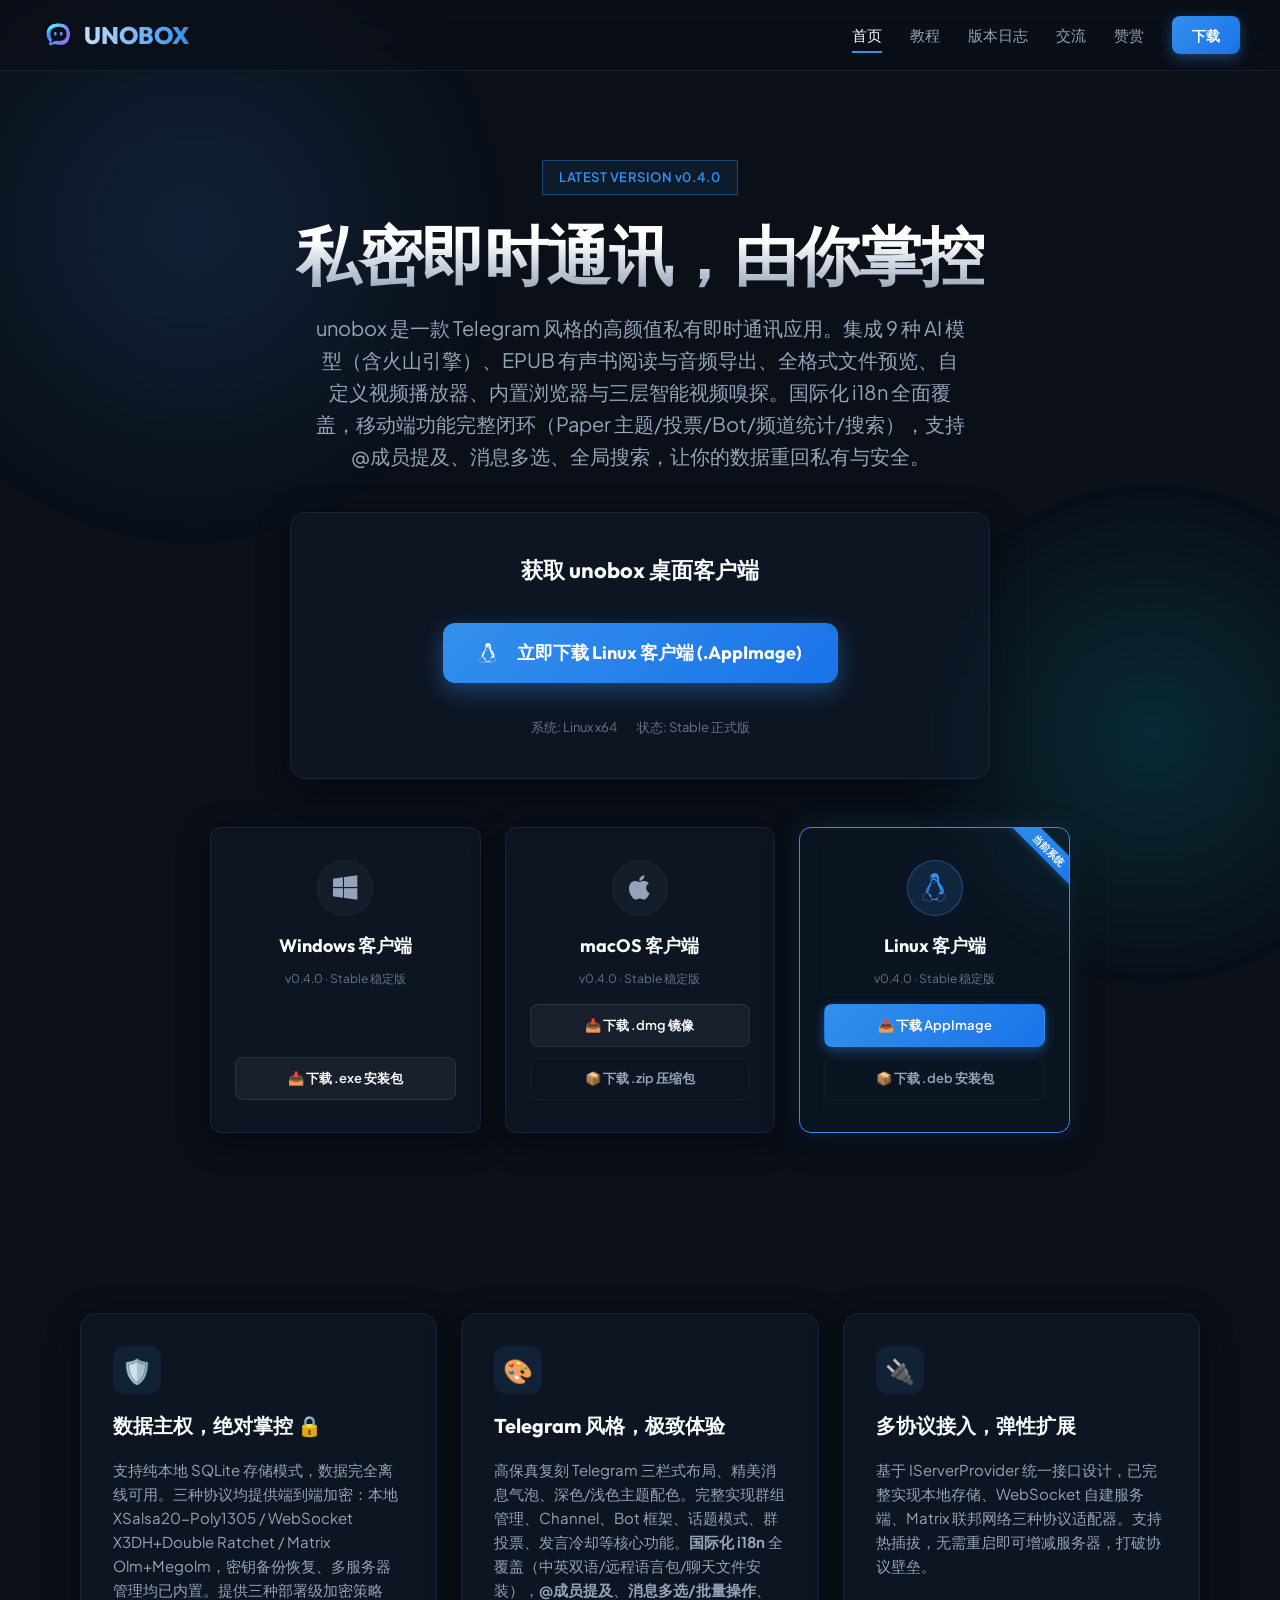
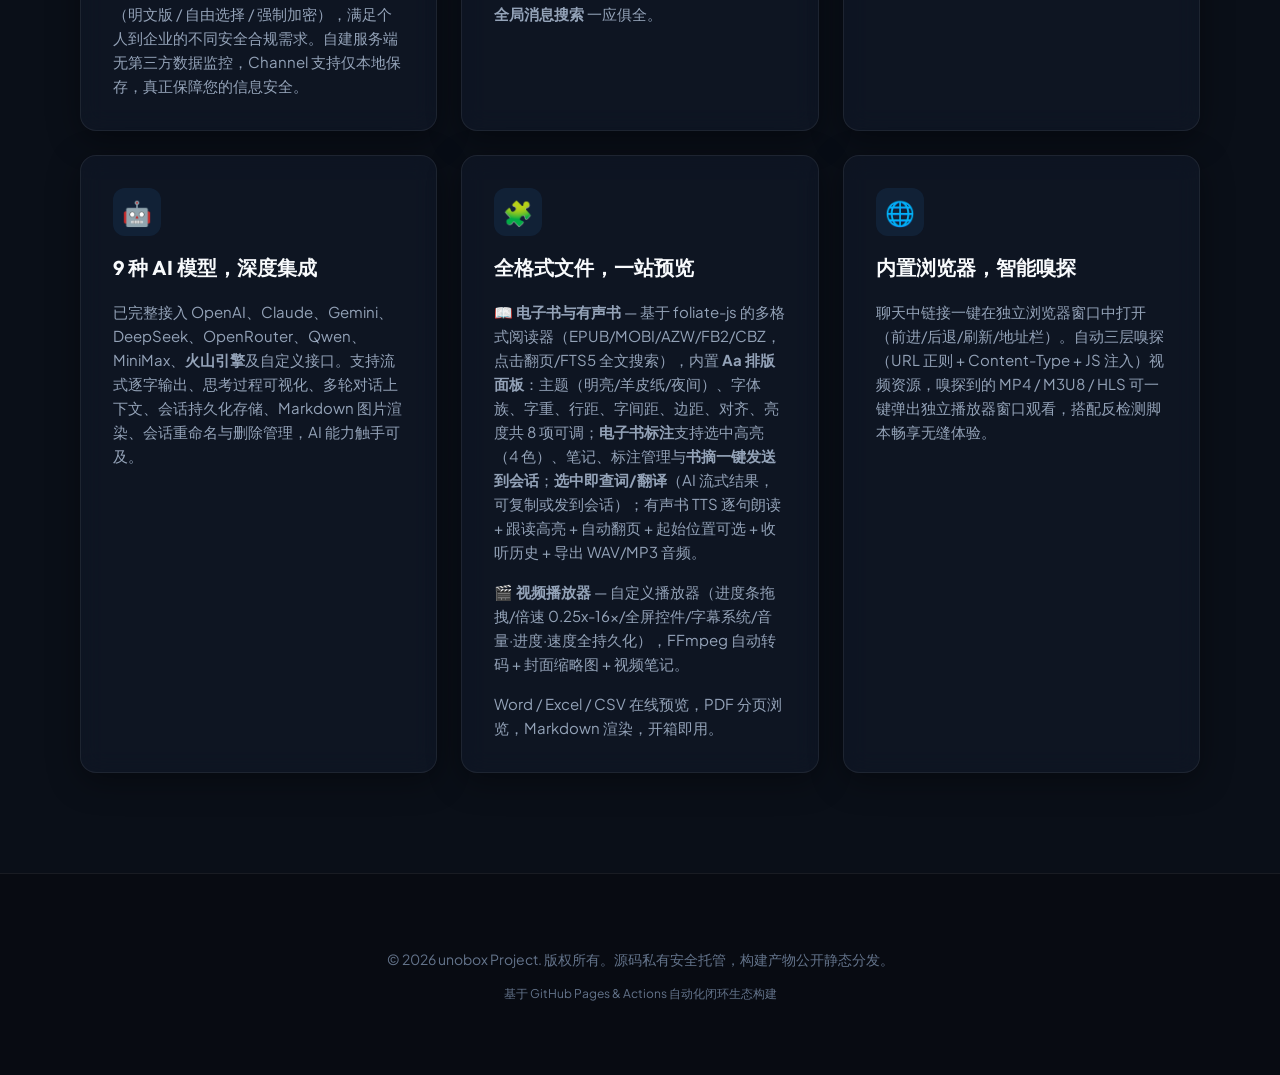
<file: index.html>
<!DOCTYPE html>
<html lang="zh-CN">

<head>
  <meta charset="UTF-8">
  <meta name="viewport" content="width=device-width, initial-scale=1.0">
  <title>unobox - 跨平台私有即时通讯应用官网</title>
  <meta name="description"
    content="unobox 是一款极速、安全的 Telegram 风格跨平台私有即时通讯应用，支持端到端加密，集成 9 种 AI 模型（含火山引擎）、全格式文件预览、内置浏览器智能嗅探，支持多协议 Provider 弹性接入。">
  <link rel="stylesheet" href="assets/style.css">
  <link rel="stylesheet" href="https://cdn.bootcdn.net/ajax/libs/font-awesome/6.5.2/css/all.min.css">
</head>

<body>
  <!-- 发光粒子装饰 -->
  <div class="bg-glow-1"></div>
  <div class="bg-glow-2"></div>

  <!-- 导航栏 -->
  <nav class="navbar">
    <a href="index.html" class="navbar-brand">
      <img src="icon/icon.png" alt="" class="navbar-icon"><span>UNOBOX</span>
    </a>
    <div class="nav-links">
      <a href="index.html" class="nav-link active">首页</a>
      <a href="usage.html" class="nav-link">教程</a>
      <a href="changelog.html" class="nav-link">版本日志</a>
      <a href="community.html" class="nav-link">交流</a>
      <a href="donate.html" class="nav-link">赞赏</a>
      <a href="unobox-Setup-0.1.0.exe" class="btn-nav-download" id="nav-download-btn">下载</a>
    </div>
  </nav>

  <!-- Hero 主视觉区 -->
  <section class="hero">
    <div class="badge-version">LATEST VERSION v0.4.0</div>
    <h1>私密即时通讯，由你掌控</h1>
    <p>unobox 是一款 Telegram 风格的高颜值私有即时通讯应用。集成 9 种 AI 模型（含火山引擎）、EPUB 有声书阅读与音频导出、全格式文件预览、自定义视频播放器、内置浏览器与三层智能视频嗅探。国际化 i18n 全面覆盖，移动端功能完整闭环（Paper 主题/投票/Bot/频道统计/搜索），支持 @成员提及、消息多选、全局搜索，让你的数据重回私有与安全。</p>

    <!-- 下载卡片 -->
    <div class="glass-card download-hero-card">
      <h3 class="download-title">获取 unobox 桌面客户端</h3>

      <div class="download-buttons">
        <a href="https://github.com/samjoeyang/unobox-release/releases/download/v0.1.0/unobox-Setup-0.1.0.exe"
          class="btn-primary-lg" id="hero-download-btn">
          <span id="hero-download-icon"></span>
          <span id="hero-download-text">立即下载 Windows 客户端 (.exe)</span>
        </a>
      </div>

      <div class="download-meta">
        <span id="download-platform-info">系统: Windows x64 (NSIS)</span>
        <span>状态: Stable 正式版</span>
      </div>
    </div>

    <!-- 全平台版本下载区 -->
    <div class="platform-grid" id="platform-grid">
      <!-- Windows 卡片 -->
      <div class="platform-card" id="card-win">
        <div class="platform-icon">
          <i class="fa-brands fa-windows" style="font-size:28px"></i>
        </div>
        <h4 class="platform-title">Windows 客户端</h4>
        <span class="platform-version">v0.1.0 · Stable 稳定版</span>
        <div class="platform-download-buttons">
          <a href="#" id="win-primary-btn" class="btn-download-sm primary">
            📥 下载 .exe 安装包
          </a>
        </div>
      </div>

      <!-- macOS 卡片 -->
      <div class="platform-card" id="card-mac">
        <div class="platform-icon">
          <i class="fa-brands fa-apple" style="font-size:28px"></i>
        </div>
        <h4 class="platform-title">macOS 客户端</h4>
        <span class="platform-version">v0.1.0 · Stable 稳定版</span>
        <div class="platform-download-buttons">
          <a href="#" id="mac-primary-btn" class="btn-download-sm primary">
            📥 下载 .dmg 镜像
          </a>
          <a href="#" id="mac-secondary-btn" class="btn-download-sm secondary">
            📦 下载 .zip 压缩包
          </a>
        </div>
      </div>

      <!-- Linux 卡片 -->
      <div class="platform-card" id="card-linux">
        <div class="platform-icon">
          <i class="fa-brands fa-linux" style="font-size:28px"></i>
        </div>
        <h4 class="platform-title">Linux 客户端</h4>
        <span class="platform-version">v0.1.0 · Stable 稳定版</span>
        <div class="platform-download-buttons">
          <a href="#" id="linux-primary-btn" class="btn-download-sm primary">
            📥 下载 AppImage
          </a>
          <a href="#" id="linux-secondary-btn" class="btn-download-sm secondary">
            📦 下载 .deb 安装包
          </a>
        </div>
      </div>
    </div>
  </section>

  <!-- 特性卡片展示区 -->
  <section class="features-grid">
    <div class="glass-card feature-item">
      <div class="feature-icon">🛡️</div>
      <h3>数据主权，绝对掌控 🔒</h3>
      <p>支持纯本地 SQLite 存储模式，数据完全离线可用。三种协议均提供端到端加密：本地 XSalsa20-Poly1305 / WebSocket X3DH+Double Ratchet / Matrix Olm+Megolm，密钥备份恢复、多服务器管理均已内置。提供三种部署级加密策略（明文版 / 自由选择 / 强制加密），满足个人到企业的不同安全合规需求。自建服务端无第三方数据监控，Channel 支持仅本地保存，真正保障您的信息安全。</p>
    </div>
    <div class="glass-card feature-item">
      <div class="feature-icon">🎨</div>
      <h3>Telegram 风格，极致体验</h3>
      <p>高保真复刻 Telegram 三栏式布局、精美消息气泡、深色/浅色主题配色。完整实现群组管理、Channel、Bot 框架、话题模式、群投票、发言冷却等核心功能。<strong>国际化 i18n</strong> 全覆盖（中英双语/远程语言包/聊天文件安装），<strong>@成员提及</strong>、<strong>消息多选/批量操作</strong>、<strong>全局消息搜索</strong> 一应俱全。</p>
    </div>
    <div class="glass-card feature-item">
      <div class="feature-icon">🔌</div>
      <h3>多协议接入，弹性扩展</h3>
      <p>基于 IServerProvider 统一接口设计，已完整实现本地存储、WebSocket 自建服务端、Matrix 联邦网络三种协议适配器。支持热插拔，无需重启即可增减服务器，打破协议壁垒。</p>
    </div>
    <div class="glass-card feature-item">
      <div class="feature-icon">🤖</div>
      <h3>9 种 AI 模型，深度集成</h3>
      <p>已完整接入 OpenAI、Claude、Gemini、DeepSeek、OpenRouter、Qwen、MiniMax、<strong>火山引擎</strong>及自定义接口。支持流式逐字输出、思考过程可视化、多轮对话上下文、会话持久化存储、Markdown 图片渲染、会话重命名与删除管理，AI 能力触手可及。
      </p>
    </div>
    <div class="glass-card feature-item">
      <div class="feature-icon">🧩</div>
      <h3>全格式文件，一站预览</h3>
      <p><strong>📖 电子书与有声书</strong> — 基于 foliate-js 的多格式阅读器（EPUB/MOBI/AZW/FB2/CBZ，点击翻页/FTS5 全文搜索），内置 <strong>Aa 排版面板</strong>：主题（明亮/羊皮纸/夜间）、字体族、字重、行距、字间距、边距、对齐、亮度共 8 项可调；<strong>电子书标注</strong>支持选中高亮（4 色）、笔记、标注管理与<strong>书摘一键发送到会话</strong>；<strong>选中即查词/翻译</strong>（AI 流式结果，可复制或发到会话）；有声书 TTS 逐句朗读 + 跟读高亮 + 自动翻页 + 起始位置可选 + 收听历史 + 导出 WAV/MP3 音频。</p>
      <p><strong>🎬 视频播放器</strong> — 自定义播放器（进度条拖拽/倍速 0.25x-16x/全屏控件/字幕系统/音量·进度·速度全持久化），FFmpeg 自动转码 + 封面缩略图 + 视频笔记。</p>
      <p>Word / Excel / CSV 在线预览，PDF 分页浏览，Markdown 渲染，开箱即用。</p>
    </div>
    <div class="glass-card feature-item">
      <div class="feature-icon">🌐</div>
      <h3>内置浏览器，智能嗅探</h3>
      <p>聊天中链接一键在独立浏览器窗口中打开（前进/后退/刷新/地址栏）。自动三层嗅探（URL 正则 + Content-Type + JS 注入）视频资源，嗅探到的 MP4 / M3U8 / HLS
        可一键弹出独立播放器窗口观看，搭配反检测脚本畅享无缝体验。</p>
    </div>
  </section>

  <!-- 底部 -->
  <footer class="footer">
    <p>© 2026 unobox Project. 版权所有。源码私有安全托管，构建产物公开静态分发。</p>
    <p style="font-size: 12px; color: var(--text-muted); margin-top: 8px;">基于 GitHub Pages & Actions 自动化闭环生态构建</p>
  </footer>

  <script>
    // 三个平台的图标 SVG
    const svgIcons = {
      win: `<i class="fa-brands fa-windows" style="font-size:20px;margin-right:8px;vertical-align:middle"></i>`,
      mac: `<i class="fa-brands fa-apple" style="font-size:20px;margin-right:8px;vertical-align:middle"></i>`,
      linux: `<i class="fa-brands fa-linux" style="font-size:20px;margin-right:8px;vertical-align:middle"></i>`
    };

    let currentVersion = '0.4.0'; // 默认 fallback

    // 智能检测操作系统
    function getOS() {
      if (navigator.userAgentData && navigator.userAgentData.platform) {
        const platform = navigator.userAgentData.platform.toLowerCase();
        if (platform.includes('mac')) return 'mac';
        if (platform.includes('linux')) return 'linux';
        if (platform.includes('win')) return 'win';
      }

      const ua = navigator.userAgent.toLowerCase();
      if (ua.indexOf('macintosh') >= 0 || ua.indexOf('mac os') >= 0) return 'mac';
      if (ua.indexOf('linux') >= 0 && ua.indexOf('android') === -1) return 'linux';
      return 'win'; // 默认 Windows
    }

    const detectedOS = getOS();

    function updateDownloadLinks(version) {
      const winExe = `https://github.com/samjoeyang/unobox-release/releases/download/v${version}/unobox-Setup-${version}.exe`;
      const macDmg = `https://github.com/samjoeyang/unobox-release/releases/download/v${version}/unobox-${version}-arm64.dmg`;
      const macZip = `https://github.com/samjoeyang/unobox-release/releases/download/v${version}/unobox-${version}-arm64-mac.zip`;
      const linuxAppImage = `https://github.com/samjoeyang/unobox-release/releases/download/v${version}/unobox-${version}.AppImage`;
      const linuxDeb = `https://github.com/samjoeyang/unobox-release/releases/download/v${version}/unobox_${version}_amd64.deb`;

      // 更新下方分类卡片中的链接
      document.getElementById('win-primary-btn').setAttribute('href', winExe);
      document.getElementById('mac-primary-btn').setAttribute('href', macDmg);
      document.getElementById('mac-secondary-btn').setAttribute('href', macZip);
      document.getElementById('linux-primary-btn').setAttribute('href', linuxAppImage);
      document.getElementById('linux-secondary-btn').setAttribute('href', linuxDeb);

      // 更新所有小卡片上的版本号文本
      const versionLabels = document.querySelectorAll('.platform-version');
      versionLabels.forEach(label => {
        label.innerText = `v${version} · Stable 稳定版`;
      });

      // 更新顶部 Badge 版本号
      const badge = document.querySelector('.badge-version');
      if (badge) {
        badge.innerText = `LATEST VERSION v${version}`;
      }

      // 根据系统平台更新主下载大按钮
      const heroBtn = document.getElementById('hero-download-btn');
      const heroText = document.getElementById('hero-download-text');
      const heroIcon = document.getElementById('hero-download-icon');
      const navBtn = document.getElementById('nav-download-btn');
      const platformInfo = document.getElementById('download-platform-info');

      // 清除可能残留的 active 类
      document.getElementById('card-win').classList.remove('active');
      document.getElementById('card-mac').classList.remove('active');
      document.getElementById('card-linux').classList.remove('active');

      if (detectedOS === 'mac') {
        heroBtn.setAttribute('href', macDmg);
        if (navBtn) navBtn.setAttribute('href', macDmg);
        heroText.innerText = ' 立即下载 macOS 客户端 (.dmg)';
        heroIcon.innerHTML = svgIcons.mac;
        if (platformInfo) platformInfo.innerText = '系统: macOS (Apple Silicon)';
        document.getElementById('card-mac').classList.add('active');
      } else if (detectedOS === 'linux') {
        heroBtn.setAttribute('href', linuxAppImage);
        if (navBtn) navBtn.setAttribute('href', linuxAppImage);
        heroText.innerText = ' 立即下载 Linux 客户端 (.AppImage)';
        heroIcon.innerHTML = svgIcons.linux;
        if (platformInfo) platformInfo.innerText = '系统: Linux x64';
        document.getElementById('card-linux').classList.add('active');
      } else {
        heroBtn.setAttribute('href', winExe);
        if (navBtn) navBtn.setAttribute('href', winExe);
        heroText.innerText = ' 立即下载 Windows 客户端 (.exe)';
        heroIcon.innerHTML = svgIcons.win;
        if (platformInfo) platformInfo.innerText = '系统: Windows x64 (NSIS)';
        document.getElementById('card-win').classList.add('active');
      }
    }

    // 自动获取最新版本号
    fetch('latest.yml')
      .then(res => res.text())
      .then(yml => {
        const match = yml.match(/version:\s*([0-9.]+)/);
        if (match && match[1]) {
          currentVersion = match[1];
        }
        updateDownloadLinks(currentVersion);
      })
      .catch(e => {
        console.log('读取 latest.yml 失败，采用默认版本链接');
        updateDownloadLinks(currentVersion);
      });
  </script>
  <!-- Google tag (gtag.js) -->
  <script async src="https://www.googletagmanager.com/gtag/js?id=G-DKH8M8LSNW"></script>
  <script>
    window.dataLayer = window.dataLayer || [];
    function gtag() { dataLayer.push(arguments); }
    gtag('js', new Date());

    gtag('config', 'G-DKH8M8LSNW');
  </script>
</body>

</html>
</file>
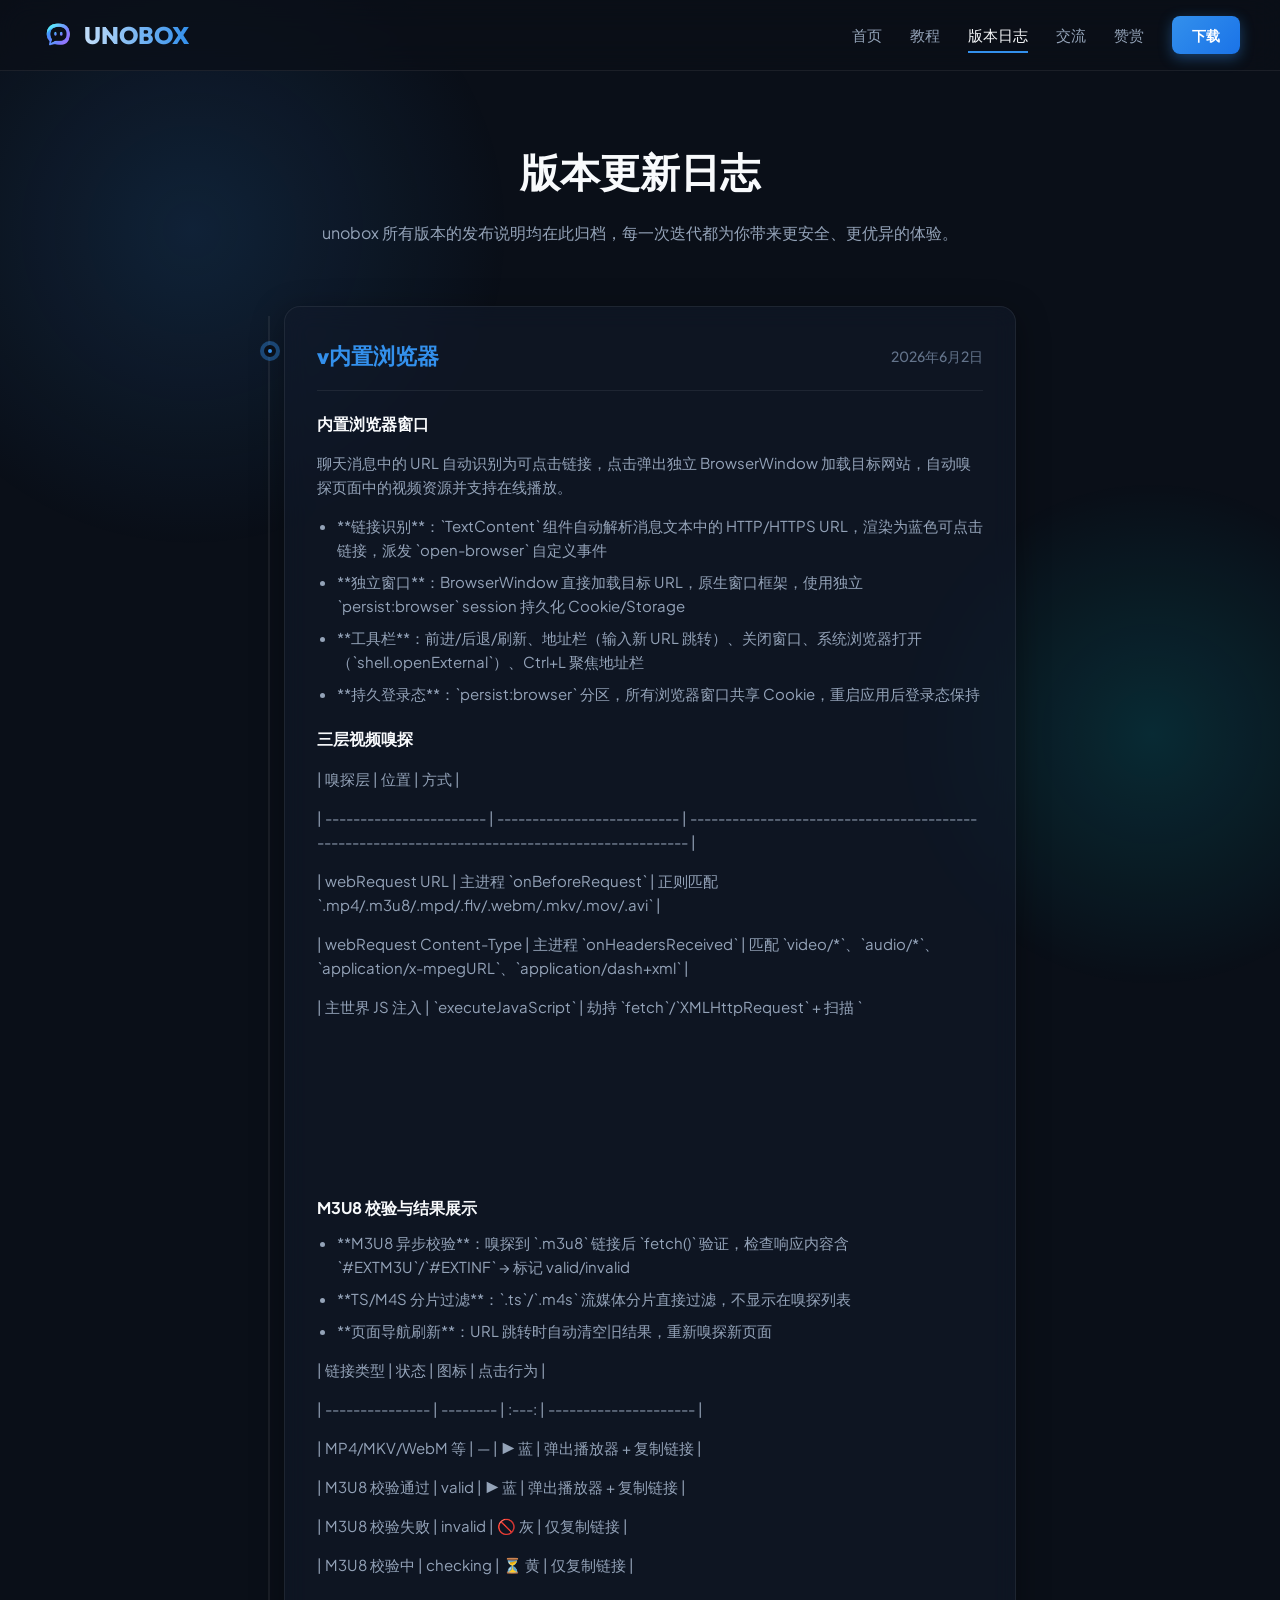
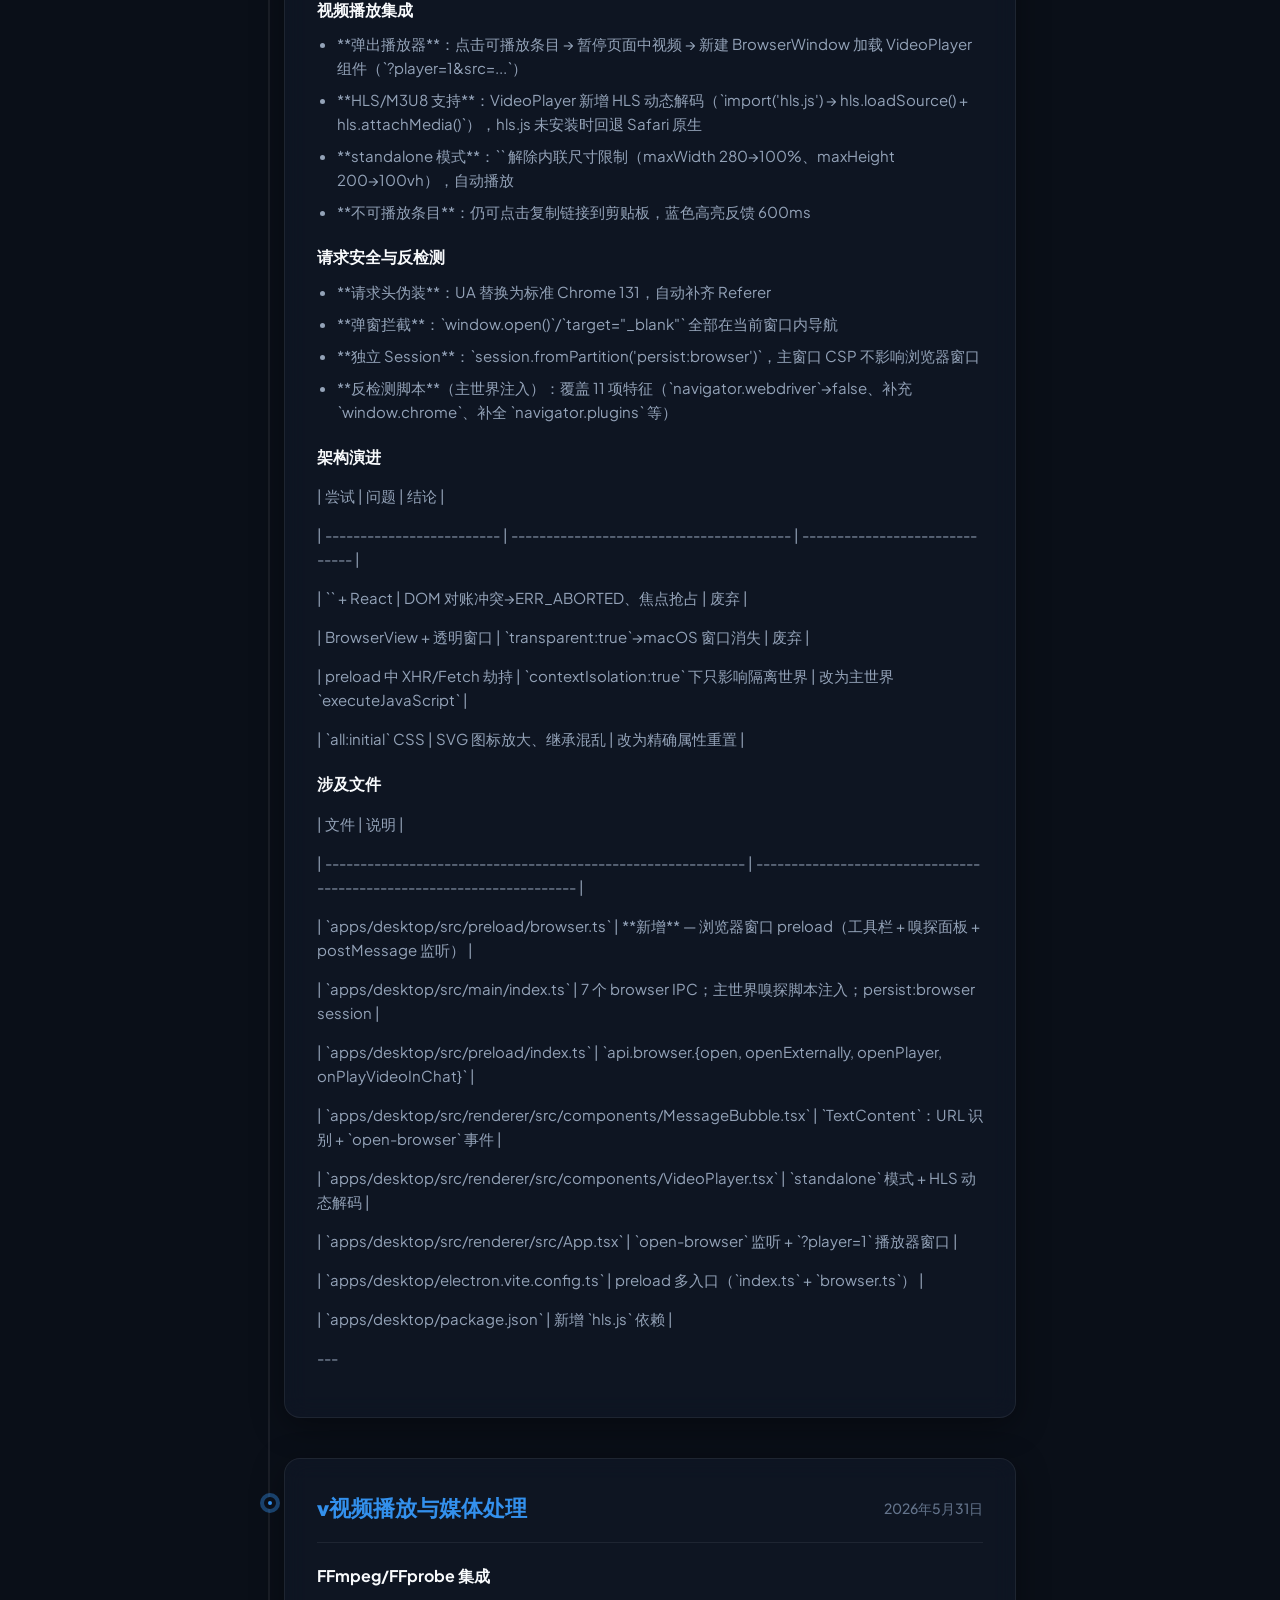
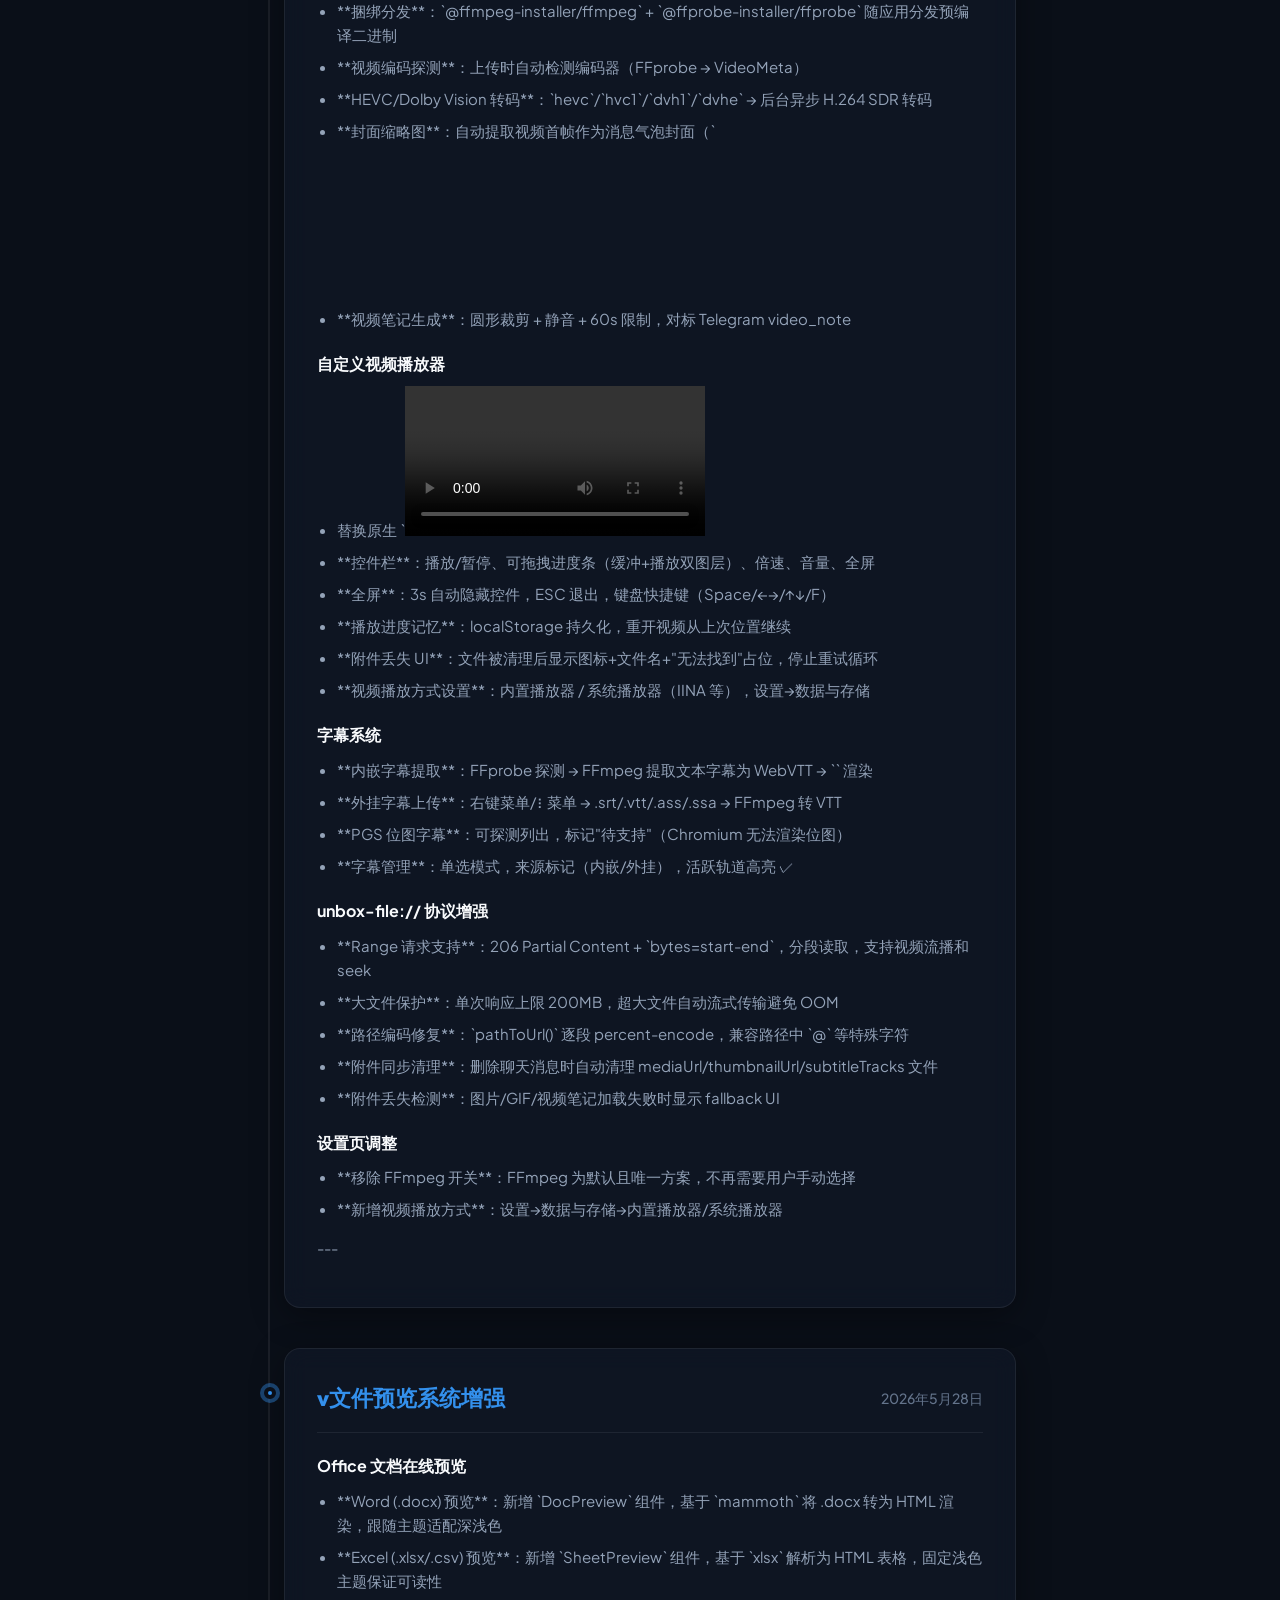
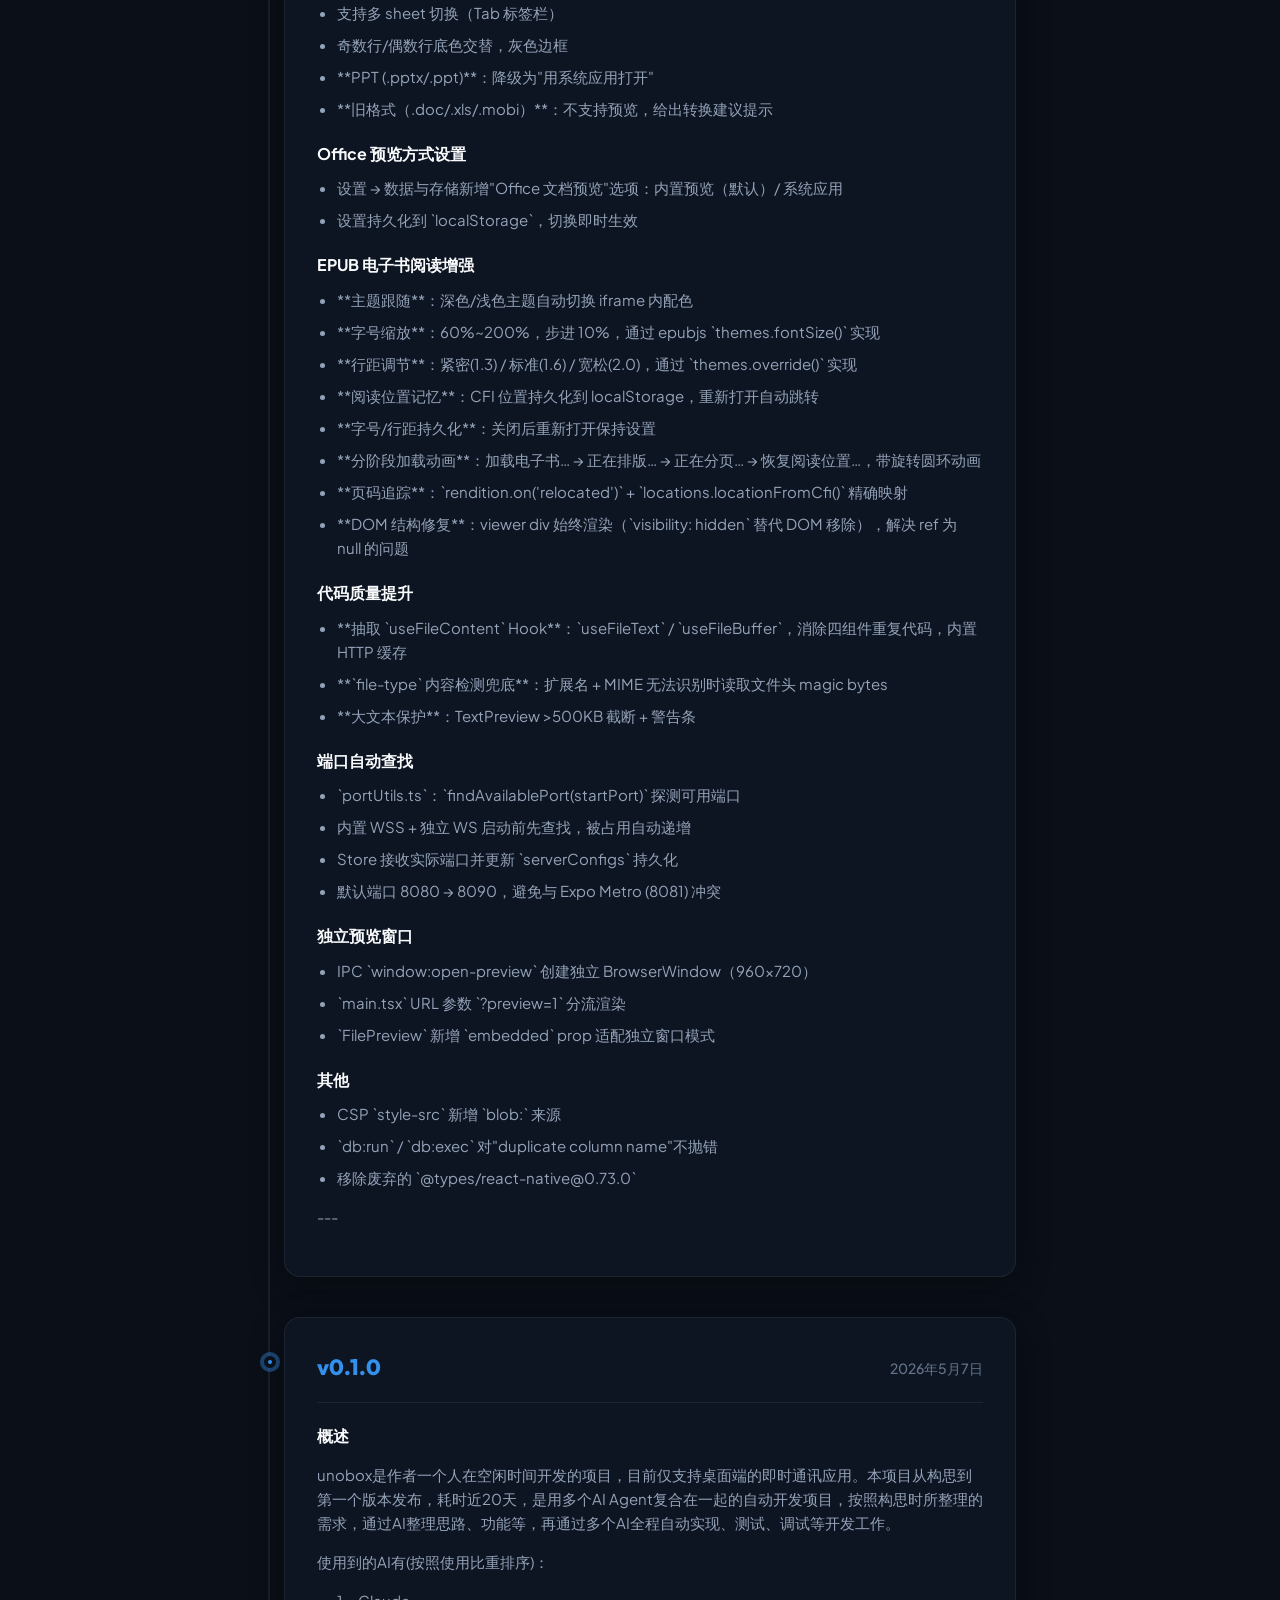
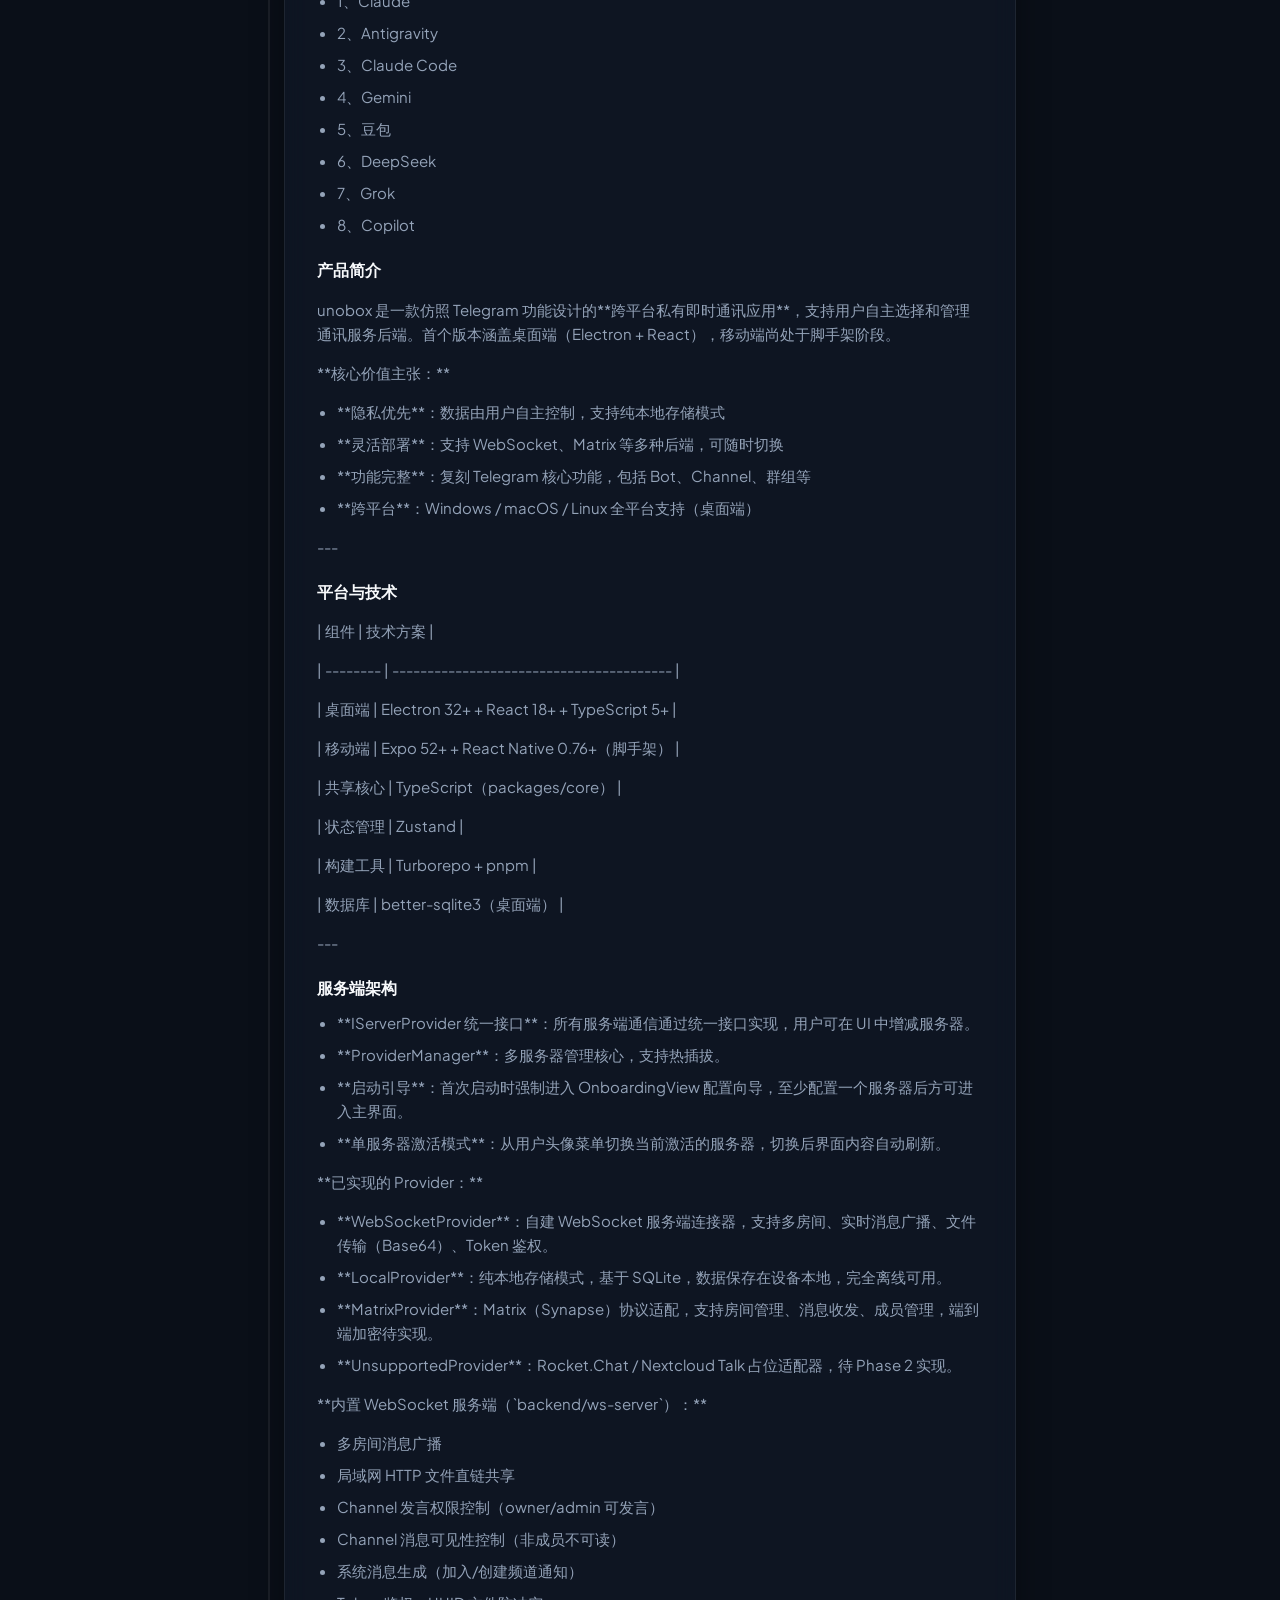
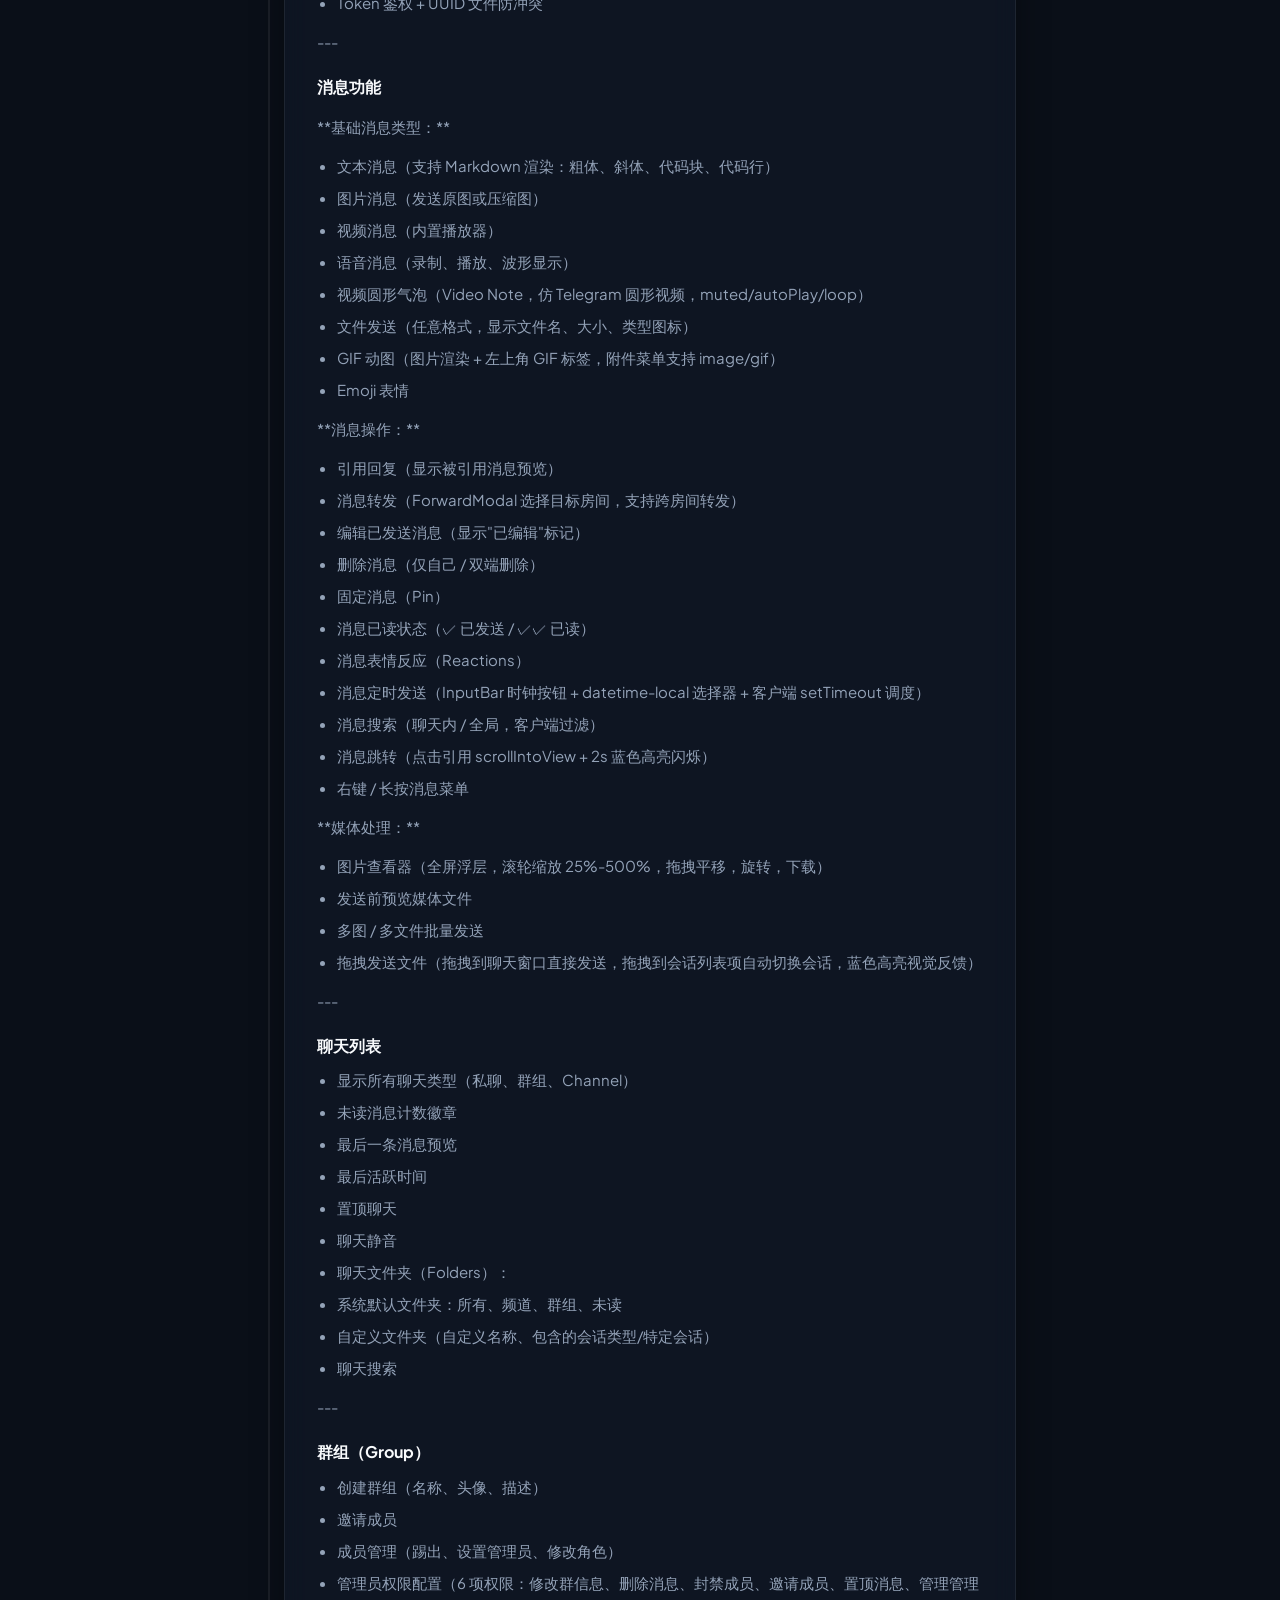
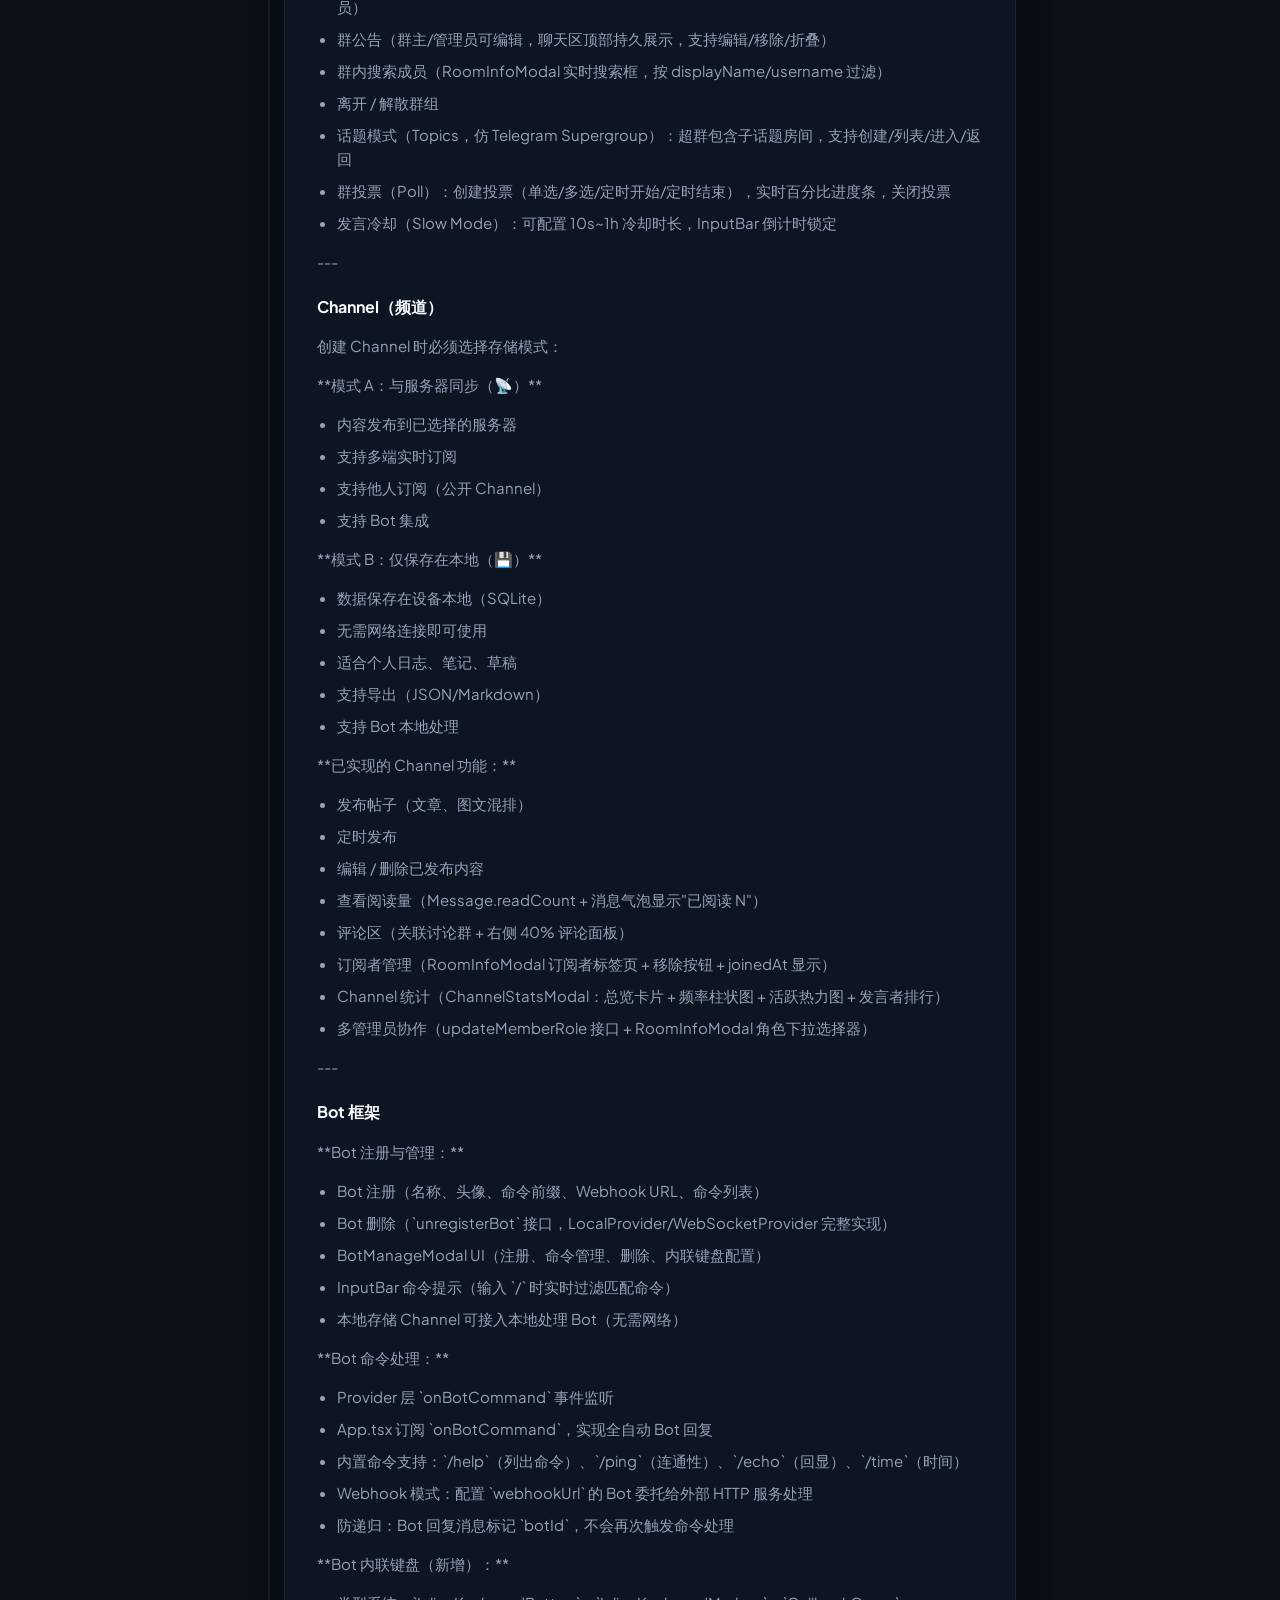
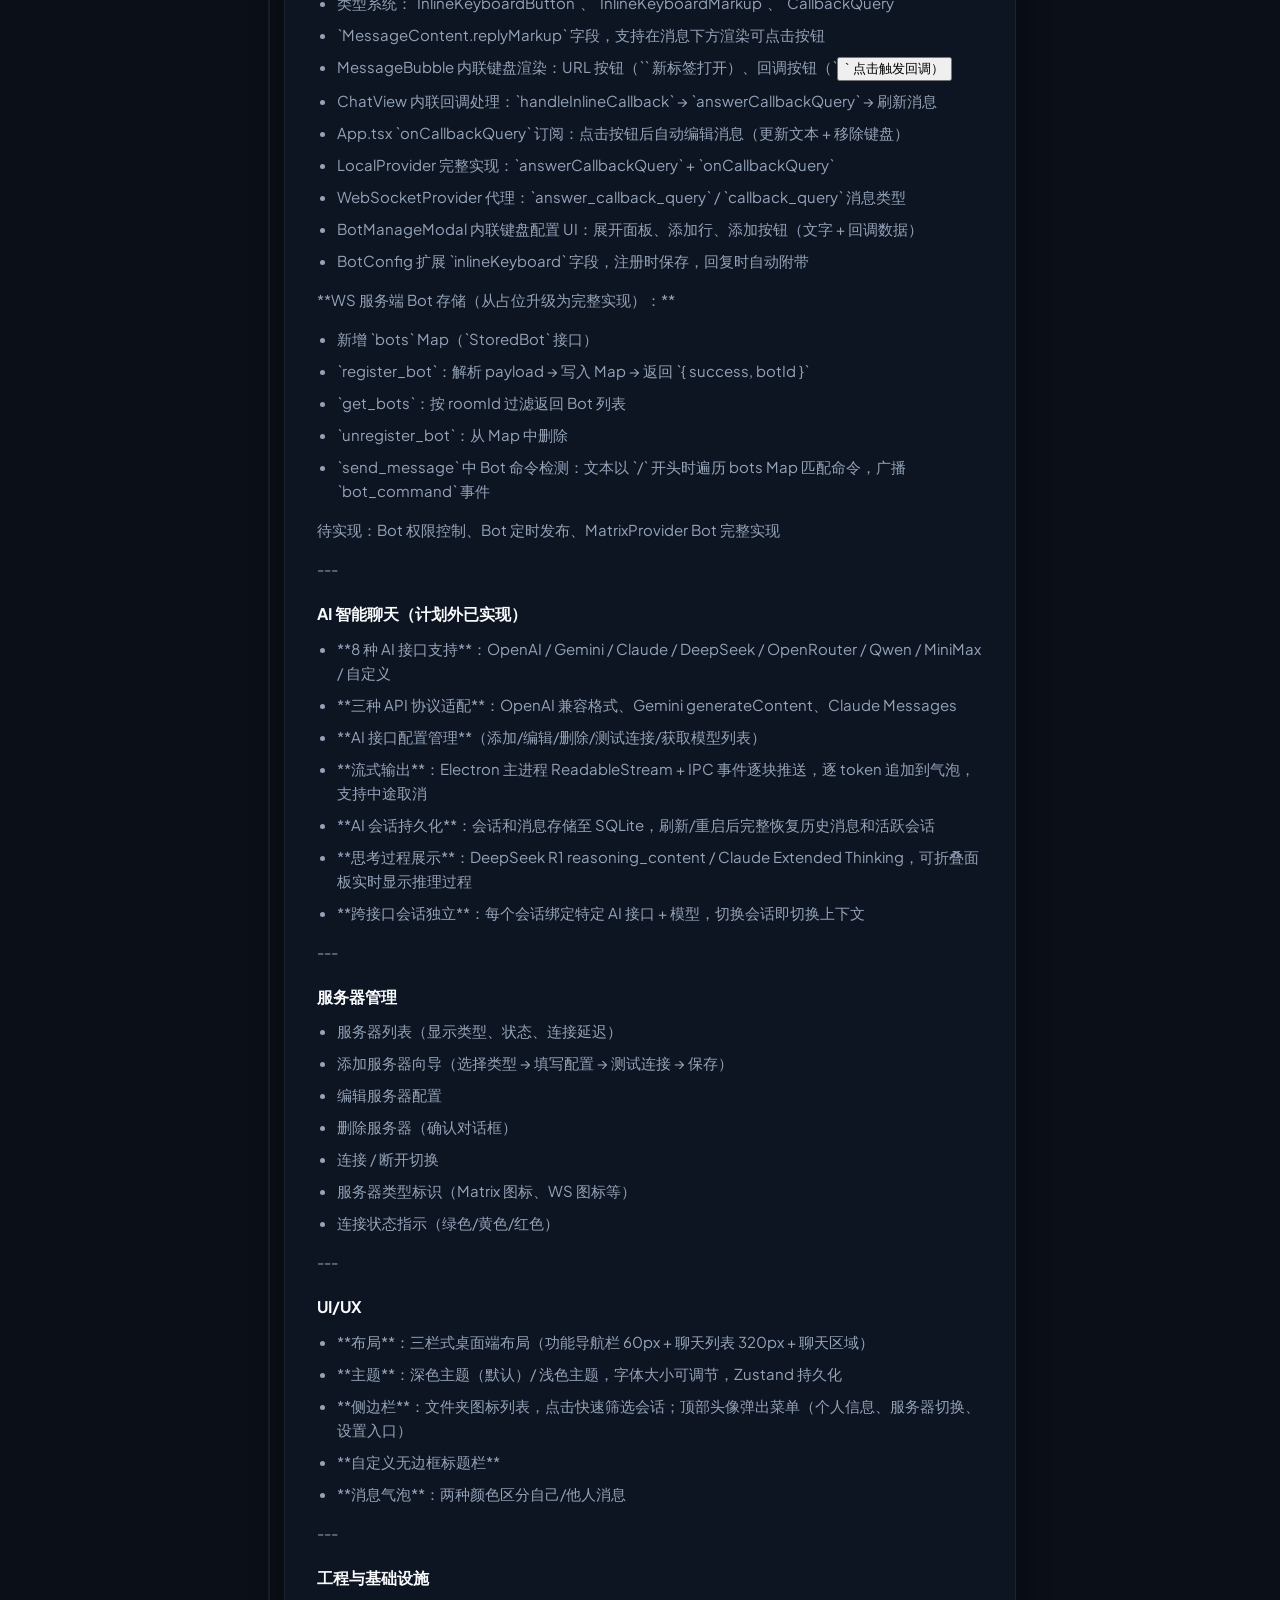
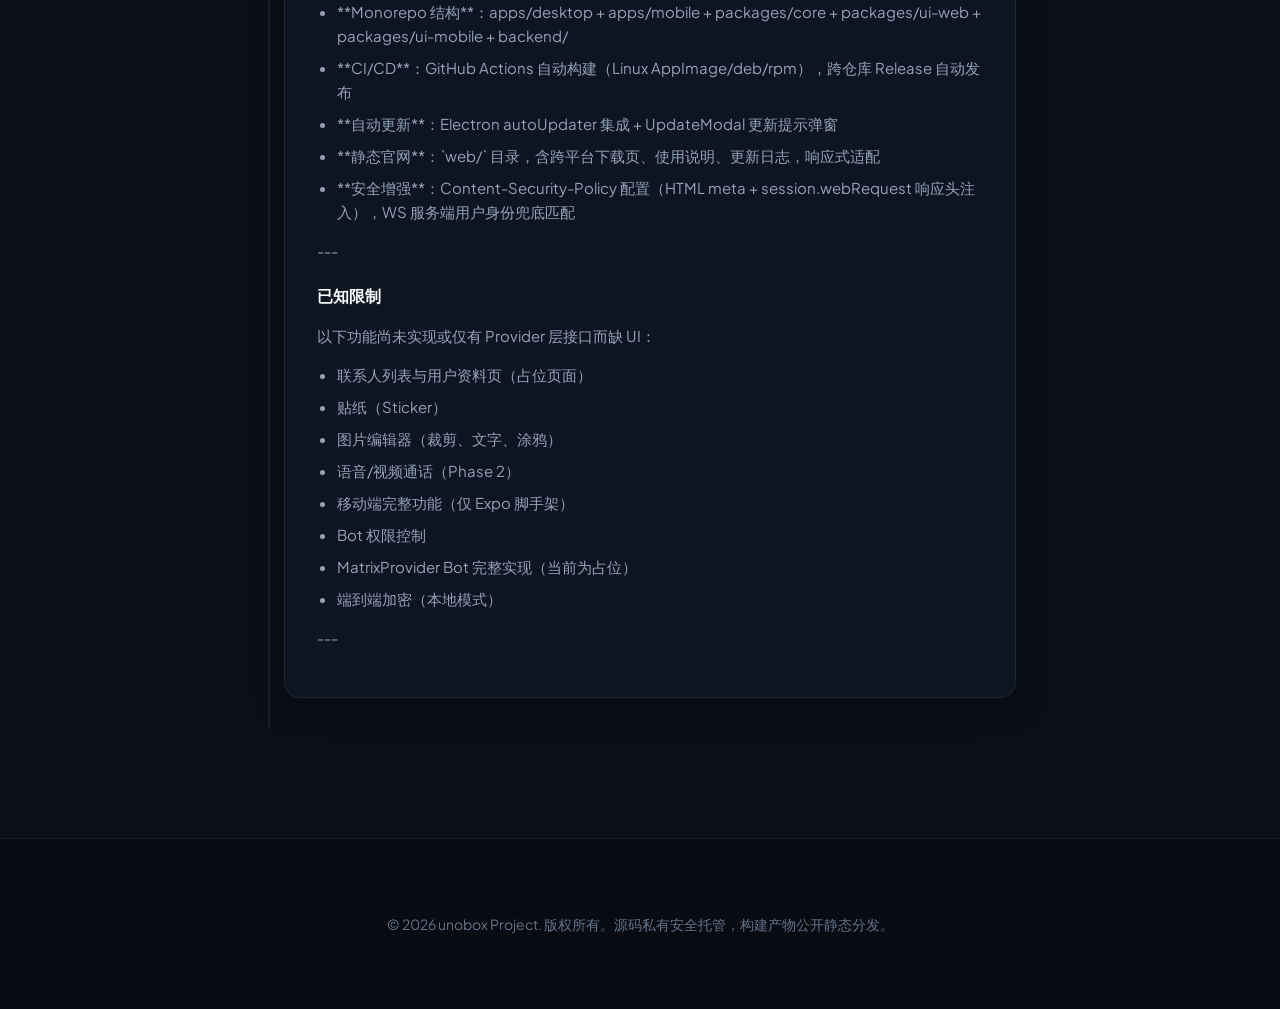
<file: changelog.html>
<!DOCTYPE html>
<html lang="zh-CN">

<head>
  <meta charset="UTF-8">
  <meta name="viewport" content="width=device-width, initial-scale=1.0">
  <title>版本日志 - unobox 私有通讯系统</title>
  <link rel="stylesheet" href="assets/style.css">
</head>

<body>
  <!-- 发光粒子装饰 -->
  <div class="bg-glow-1"></div>
  <div class="bg-glow-2"></div>

  <!-- 导航栏 -->
  <nav class="navbar">
    <a href="index.html" class="navbar-brand">
      <img src="icon/icon.png" alt="" class="navbar-icon"><span>UNOBOX</span>
    </a>
    <div class="nav-links">
      <a href="index.html" class="nav-link">首页</a>
      <a href="usage.html" class="nav-link">教程</a>
      <a href="changelog.html" class="nav-link active">版本日志</a>
      <a href="community.html" class="nav-link">交流</a>
      <a href="donate.html" class="nav-link">赞赏</a>
      <a href="https://github.com/samjoeyang/unobox-release/releases/latest" class="btn-nav-download"
        id="nav-download-btn">下载</a>
    </div>
  </nav>

  <!-- 教程主内容区 -->
  <main class="container-narrow">
    <div style="text-align: center; margin-bottom: 60px;">
      <h1 style="font-family: var(--font-display); font-size: 40px; font-weight: 800; margin: 0 0 10px 0;">版本更新日志</h1>
      <p style="color: var(--text-secondary); font-size: 16px;"> unobox 所有版本的发布说明均在此归档，每一次迭代都为你带来更安全、更优异的体验。</p>
    </div>

    <!-- 核心更新日志时间轴 -->
    <div class="changelog-timeline">

      <!-- CHANGELOG_START -->

      <div class="glass-card changelog-card">
        <div class="changelog-header">
          <h2 class="changelog-version">v内置浏览器</h2>
          <span class="changelog-date">2026年6月2日</span>
        </div>
        <div class="changelog-body">
          <h3>内置浏览器窗口</h3>
          <p>聊天消息中的 URL 自动识别为可点击链接，点击弹出独立 BrowserWindow 加载目标网站，自动嗅探页面中的视频资源并支持在线播放。</p>
          <ul>
            <li>**链接识别**：`TextContent` 组件自动解析消息文本中的 HTTP/HTTPS URL，渲染为蓝色可点击链接，派发 `open-browser` 自定义事件</li>
            <li>**独立窗口**：BrowserWindow 直接加载目标 URL，原生窗口框架，使用独立 `persist:browser` session 持久化 Cookie/Storage</li>
            <li>**工具栏**：前进/后退/刷新、地址栏（输入新 URL 跳转）、关闭窗口、系统浏览器打开（`shell.openExternal`）、Ctrl+L 聚焦地址栏</li>
            <li>**持久登录态**：`persist:browser` 分区，所有浏览器窗口共享 Cookie，重启应用后登录态保持</li>
          </ul>
          <h3>三层视频嗅探</h3>
          <p>| 嗅探层                  | 位置                       | 方式                                                                                           |</p>
          <p>| ----------------------- | -------------------------- | ---------------------------------------------------------------------------------------------- |</p>
          <p>| webRequest URL          | 主进程 `onBeforeRequest`   | 正则匹配 `.mp4/.m3u8/.mpd/.flv/.webm/.mkv/.mov/.avi`                                           |</p>
          <p>| webRequest Content-Type | 主进程 `onHeadersReceived` | 匹配 `video/*`、`audio/*`、`application/x-mpegURL`、`application/dash+xml`                     |</p>
          <p>| 主世界 JS 注入          | `executeJavaScript`        | 劫持 `fetch`/`XMLHttpRequest` + 扫描 `<video>`/`<source>` 标签，通过 `window.postMessage` 回传 |</p>
          <h3>M3U8 校验与结果展示</h3>
          <ul>
            <li>**M3U8 异步校验**：嗅探到 `.m3u8` 链接后 `fetch()` 验证，检查响应内容含 `#EXTM3U`/`#EXTINF` → 标记 valid/invalid</li>
            <li>**TS/M4S 分片过滤**：`.ts`/`.m4s` 流媒体分片直接过滤，不显示在嗅探列表</li>
            <li>**页面导航刷新**：URL 跳转时自动清空旧结果，重新嗅探新页面</li>
          </ul>
          <p>| 链接类型        | 状态     | 图标  | 点击行为              |</p>
          <p>| --------------- | -------- | :---: | --------------------- |</p>
          <p>| MP4/MKV/WebM 等 | —        | ▶ 蓝  | 弹出播放器 + 复制链接 |</p>
          <p>| M3U8 校验通过   | valid    | ▶ 蓝  | 弹出播放器 + 复制链接 |</p>
          <p>| M3U8 校验失败   | invalid  | 🚫 灰 | 仅复制链接            |</p>
          <p>| M3U8 校验中     | checking | ⏳ 黄 | 仅复制链接            |</p>
          <h3>视频播放集成</h3>
          <ul>
            <li>**弹出播放器**：点击可播放条目 → 暂停页面中视频 → 新建 BrowserWindow 加载 VideoPlayer 组件（`?player=1&src=...`）</li>
            <li>**HLS/M3U8 支持**：VideoPlayer 新增 HLS 动态解码（`import('hls.js') → hls.loadSource() + hls.attachMedia()`），hls.js 未安装时回退 Safari 原生</li>
            <li>**standalone 模式**：`<VideoPlayer standalone>` 解除内联尺寸限制（maxWidth 280→100%、maxHeight 200→100vh），自动播放</li>
            <li>**不可播放条目**：仍可点击复制链接到剪贴板，蓝色高亮反馈 600ms</li>
          </ul>
          <h3>请求安全与反检测</h3>
          <ul>
            <li>**请求头伪装**：UA 替换为标准 Chrome 131，自动补齐 Referer</li>
            <li>**弹窗拦截**：`window.open()`/`target="_blank"` 全部在当前窗口内导航</li>
            <li>**独立 Session**：`session.fromPartition('persist:browser')`，主窗口 CSP 不影响浏览器窗口</li>
            <li>**反检测脚本**（主世界注入）：覆盖 11 项特征（`navigator.webdriver`→false、补充 `window.chrome`、补全 `navigator.plugins` 等）</li>
          </ul>
          <h3>架构演进</h3>
          <p>| 尝试                      | 问题                                     | 结论                           |</p>
          <p>| ------------------------- | ---------------------------------------- | ------------------------------ |</p>
          <p>| `<webview>` + React       | DOM 对账冲突→ERR_ABORTED、焦点抢占       | 废弃                           |</p>
          <p>| BrowserView + 透明窗口    | `transparent:true`→macOS 窗口消失        | 废弃                           |</p>
          <p>| preload 中 XHR/Fetch 劫持 | `contextIsolation:true` 下只影响隔离世界 | 改为主世界 `executeJavaScript` |</p>
          <p>| `all:initial` CSS         | SVG 图标放大、继承混乱                   | 改为精确属性重置               |</p>
          <h3>涉及文件</h3>
          <p>| 文件                                                         | 说明                                                                  |</p>
          <p>| ------------------------------------------------------------ | --------------------------------------------------------------------- |</p>
          <p>| `apps/desktop/src/preload/browser.ts`                        | **新增** — 浏览器窗口 preload（工具栏 + 嗅探面板 + postMessage 监听） |</p>
          <p>| `apps/desktop/src/main/index.ts`                             | 7 个 browser IPC；主世界嗅探脚本注入；persist:browser session         |</p>
          <p>| `apps/desktop/src/preload/index.ts`                          | `api.browser.{open, openExternally, openPlayer, onPlayVideoInChat}`   |</p>
          <p>| `apps/desktop/src/renderer/src/components/MessageBubble.tsx` | `TextContent`：URL 识别 + `open-browser` 事件                         |</p>
          <p>| `apps/desktop/src/renderer/src/components/VideoPlayer.tsx`   | `standalone` 模式 + HLS 动态解码                                      |</p>
          <p>| `apps/desktop/src/renderer/src/App.tsx`                      | `open-browser` 监听 + `?player=1` 播放器窗口                          |</p>
          <p>| `apps/desktop/electron.vite.config.ts`                       | preload 多入口（`index.ts` + `browser.ts`）                           |</p>
          <p>| `apps/desktop/package.json`                                  | 新增 `hls.js` 依赖                                                    |</p>
          <p>---</p>
        </div>
      </div>

      <div class="glass-card changelog-card">
        <div class="changelog-header">
          <h2 class="changelog-version">v视频播放与媒体处理</h2>
          <span class="changelog-date">2026年5月31日</span>
        </div>
        <div class="changelog-body">
          <h3>FFmpeg/FFprobe 集成</h3>
          <ul>
            <li>**捆绑分发**：`@ffmpeg-installer/ffmpeg` + `@ffprobe-installer/ffprobe` 随应用分发预编译二进制</li>
            <li>**视频编码探测**：上传时自动检测编码器（FFprobe → VideoMeta）</li>
            <li>**HEVC/Dolby Vision 转码**：`hevc`/`hvc1`/`dvh1`/`dvhe` → 后台异步 H.264 SDR 转码</li>
            <li>**封面缩略图**：自动提取视频首帧作为消息气泡封面（`<video poster>`）</li>
            <li>**视频笔记生成**：圆形裁剪 + 静音 + 60s 限制，对标 Telegram video_note</li>
          </ul>
          <h3>自定义视频播放器</h3>
          <ul>
            <li>替换原生 `<video controls>` 为自建 VideoPlayer 组件，inline/全屏控件一致</li>
            <li>**控件栏**：播放/暂停、可拖拽进度条（缓冲+播放双图层）、倍速、音量、全屏</li>
            <li>**全屏**：3s 自动隐藏控件，ESC 退出，键盘快捷键（Space/←→/↑↓/F）</li>
            <li>**播放进度记忆**：localStorage 持久化，重开视频从上次位置继续</li>
            <li>**附件丢失 UI**：文件被清理后显示图标+文件名+"无法找到"占位，停止重试循环</li>
            <li>**视频播放方式设置**：内置播放器 / 系统播放器（IINA 等），设置→数据与存储</li>
          </ul>
          <h3>字幕系统</h3>
          <ul>
            <li>**内嵌字幕提取**：FFprobe 探测 → FFmpeg 提取文本字幕为 WebVTT → `<track>` 渲染</li>
            <li>**外挂字幕上传**：右键菜单/⋮ 菜单 → .srt/.vtt/.ass/.ssa → FFmpeg 转 VTT</li>
            <li>**PGS 位图字幕**：可探测列出，标记"待支持"（Chromium 无法渲染位图）</li>
            <li>**字幕管理**：单选模式，来源标记（内嵌/外挂），活跃轨道高亮 ✓</li>
          </ul>
          <h3>unbox-file:// 协议增强</h3>
          <ul>
            <li>**Range 请求支持**：206 Partial Content + `bytes=start-end`，分段读取，支持视频流播和 seek</li>
            <li>**大文件保护**：单次响应上限 200MB，超大文件自动流式传输避免 OOM</li>
            <li>**路径编码修复**：`pathToUrl()` 逐段 percent-encode，兼容路径中 `@` 等特殊字符</li>
            <li>**附件同步清理**：删除聊天消息时自动清理 mediaUrl/thumbnailUrl/subtitleTracks 文件</li>
            <li>**附件丢失检测**：图片/GIF/视频笔记加载失败时显示 fallback UI</li>
          </ul>
          <h3>设置页调整</h3>
          <ul>
            <li>**移除 FFmpeg 开关**：FFmpeg 为默认且唯一方案，不再需要用户手动选择</li>
            <li>**新增视频播放方式**：设置→数据与存储→内置播放器/系统播放器</li>
          </ul>
          <p>---</p>
        </div>
      </div>

      <div class="glass-card changelog-card">
        <div class="changelog-header">
          <h2 class="changelog-version">v文件预览系统增强</h2>
          <span class="changelog-date">2026年5月28日</span>
        </div>
        <div class="changelog-body">
          <h3>Office 文档在线预览</h3>
          <ul>
            <li>**Word (.docx) 预览**：新增 `DocPreview` 组件，基于 `mammoth` 将 .docx 转为 HTML 渲染，跟随主题适配深浅色</li>
            <li>**Excel (.xlsx/.csv) 预览**：新增 `SheetPreview` 组件，基于 `xlsx` 解析为 HTML 表格，固定浅色主题保证可读性</li>
            <li>支持多 sheet 切换（Tab 标签栏）</li>
            <li>奇数行/偶数行底色交替，灰色边框</li>
            <li>**PPT (.pptx/.ppt)**：降级为"用系统应用打开"</li>
            <li>**旧格式（.doc/.xls/.mobi）**：不支持预览，给出转换建议提示</li>
          </ul>
          <h3>Office 预览方式设置</h3>
          <ul>
            <li>设置 → 数据与存储新增"Office 文档预览"选项：内置预览（默认）/ 系统应用</li>
            <li>设置持久化到 `localStorage`，切换即时生效</li>
          </ul>
          <h3>EPUB 电子书阅读增强</h3>
          <ul>
            <li>**主题跟随**：深色/浅色主题自动切换 iframe 内配色</li>
            <li>**字号缩放**：60%~200%，步进 10%，通过 epubjs `themes.fontSize()` 实现</li>
            <li>**行距调节**：紧密(1.3) / 标准(1.6) / 宽松(2.0)，通过 `themes.override()` 实现</li>
            <li>**阅读位置记忆**：CFI 位置持久化到 localStorage，重新打开自动跳转</li>
            <li>**字号/行距持久化**：关闭后重新打开保持设置</li>
            <li>**分阶段加载动画**：加载电子书… → 正在排版… → 正在分页… → 恢复阅读位置…，带旋转圆环动画</li>
            <li>**页码追踪**：`rendition.on('relocated')` + `locations.locationFromCfi()` 精确映射</li>
            <li>**DOM 结构修复**：viewer div 始终渲染（`visibility: hidden` 替代 DOM 移除），解决 ref 为 null 的问题</li>
          </ul>
          <h3>代码质量提升</h3>
          <ul>
            <li>**抽取 `useFileContent` Hook**：`useFileText` / `useFileBuffer`，消除四组件重复代码，内置 HTTP 缓存</li>
            <li>**`file-type` 内容检测兜底**：扩展名 + MIME 无法识别时读取文件头 magic bytes</li>
            <li>**大文本保护**：TextPreview >500KB 截断 + 警告条</li>
          </ul>
          <h3>端口自动查找</h3>
          <ul>
            <li>`portUtils.ts`：`findAvailablePort(startPort)` 探测可用端口</li>
            <li>内置 WSS + 独立 WS 启动前先查找，被占用自动递增</li>
            <li>Store 接收实际端口并更新 `serverConfigs` 持久化</li>
            <li>默认端口 8080 → 8090，避免与 Expo Metro (8081) 冲突</li>
          </ul>
          <h3>独立预览窗口</h3>
          <ul>
            <li>IPC `window:open-preview` 创建独立 BrowserWindow（960×720）</li>
            <li>`main.tsx` URL 参数 `?preview=1` 分流渲染</li>
            <li>`FilePreview` 新增 `embedded` prop 适配独立窗口模式</li>
          </ul>
          <h3>其他</h3>
          <ul>
            <li>CSP `style-src` 新增 `blob:` 来源</li>
            <li>`db:run` / `db:exec` 对"duplicate column name"不抛错</li>
            <li>移除废弃的 `@types/react-native@0.73.0`</li>
          </ul>
          <p>---</p>
        </div>
      </div>

      <div class="glass-card changelog-card">
        <div class="changelog-header">
          <h2 class="changelog-version">v0.1.0</h2>
          <span class="changelog-date">2026年5月7日</span>
        </div>
        <div class="changelog-body">
          <h3>概述</h3>
          <p>unobox是作者一个人在空闲时间开发的项目，目前仅支持桌面端的即时通讯应用。本项目从构思到第一个版本发布，耗时近20天，是用多个AI Agent复合在一起的自动开发项目，按照构思时所整理的需求，通过AI整理思路、功能等，再通过多个AI全程自动实现、测试、调试等开发工作。</p>
          <p>使用到的AI有(按照使用比重排序)：</p>
          <ul>
            <li>1、Claude</li>
            <li>2、Antigravity</li>
            <li>3、Claude Code</li>
            <li>4、Gemini</li>
            <li>5、豆包</li>
            <li>6、DeepSeek</li>
            <li>7、Grok</li>
            <li>8、Copilot</li>
          </ul>
          <h3>产品简介</h3>
          <p>unobox 是一款仿照 Telegram 功能设计的**跨平台私有即时通讯应用**，支持用户自主选择和管理通讯服务后端。首个版本涵盖桌面端（Electron + React），移动端尚处于脚手架阶段。</p>
          <p>**核心价值主张：**</p>
          <ul>
            <li>**隐私优先**：数据由用户自主控制，支持纯本地存储模式</li>
            <li>**灵活部署**：支持 WebSocket、Matrix 等多种后端，可随时切换</li>
            <li>**功能完整**：复刻 Telegram 核心功能，包括 Bot、Channel、群组等</li>
            <li>**跨平台**：Windows / macOS / Linux 全平台支持（桌面端）</li>
          </ul>
          <p>---</p>
          <h3>平台与技术</h3>
          <p>| 组件     | 技术方案                                 |</p>
          <p>| -------- | ---------------------------------------- |</p>
          <p>| 桌面端   | Electron 32+ + React 18+ + TypeScript 5+ |</p>
          <p>| 移动端   | Expo 52+ + React Native 0.76+（脚手架）  |</p>
          <p>| 共享核心 | TypeScript（packages/core）              |</p>
          <p>| 状态管理 | Zustand                                  |</p>
          <p>| 构建工具 | Turborepo + pnpm                         |</p>
          <p>| 数据库   | better-sqlite3（桌面端）                 |</p>
          <p>---</p>
          <h3>服务端架构</h3>
          <ul>
            <li>**IServerProvider 统一接口**：所有服务端通信通过统一接口实现，用户可在 UI 中增减服务器。</li>
            <li>**ProviderManager**：多服务器管理核心，支持热插拔。</li>
            <li>**启动引导**：首次启动时强制进入 OnboardingView 配置向导，至少配置一个服务器后方可进入主界面。</li>
            <li>**单服务器激活模式**：从用户头像菜单切换当前激活的服务器，切换后界面内容自动刷新。</li>
          </ul>
          <p>**已实现的 Provider：**</p>
          <ul>
            <li>**WebSocketProvider**：自建 WebSocket 服务端连接器，支持多房间、实时消息广播、文件传输（Base64）、Token 鉴权。</li>
            <li>**LocalProvider**：纯本地存储模式，基于 SQLite，数据保存在设备本地，完全离线可用。</li>
            <li>**MatrixProvider**：Matrix（Synapse）协议适配，支持房间管理、消息收发、成员管理，端到端加密待实现。</li>
            <li>**UnsupportedProvider**：Rocket.Chat / Nextcloud Talk 占位适配器，待 Phase 2 实现。</li>
          </ul>
          <p>**内置 WebSocket 服务端（`backend/ws-server`）：**</p>
          <ul>
            <li>多房间消息广播</li>
            <li>局域网 HTTP 文件直链共享</li>
            <li>Channel 发言权限控制（owner/admin 可发言）</li>
            <li>Channel 消息可见性控制（非成员不可读）</li>
            <li>系统消息生成（加入/创建频道通知）</li>
            <li>Token 鉴权 + UUID 文件防冲突</li>
          </ul>
          <p>---</p>
          <h3>消息功能</h3>
          <p>**基础消息类型：**</p>
          <ul>
            <li>文本消息（支持 Markdown 渲染：粗体、斜体、代码块、代码行）</li>
            <li>图片消息（发送原图或压缩图）</li>
            <li>视频消息（内置播放器）</li>
            <li>语音消息（录制、播放、波形显示）</li>
            <li>视频圆形气泡（Video Note，仿 Telegram 圆形视频，muted/autoPlay/loop）</li>
            <li>文件发送（任意格式，显示文件名、大小、类型图标）</li>
            <li>GIF 动图（图片渲染 + 左上角 GIF 标签，附件菜单支持 image/gif）</li>
            <li>Emoji 表情</li>
          </ul>
          <p>**消息操作：**</p>
          <ul>
            <li>引用回复（显示被引用消息预览）</li>
            <li>消息转发（ForwardModal 选择目标房间，支持跨房间转发）</li>
            <li>编辑已发送消息（显示"已编辑"标记）</li>
            <li>删除消息（仅自己 / 双端删除）</li>
            <li>固定消息（Pin）</li>
            <li>消息已读状态（✓ 已发送 / ✓✓ 已读）</li>
            <li>消息表情反应（Reactions）</li>
            <li>消息定时发送（InputBar 时钟按钮 + datetime-local 选择器 + 客户端 setTimeout 调度）</li>
            <li>消息搜索（聊天内 / 全局，客户端过滤）</li>
            <li>消息跳转（点击引用 scrollIntoView + 2s 蓝色高亮闪烁）</li>
            <li>右键 / 长按消息菜单</li>
          </ul>
          <p>**媒体处理：**</p>
          <ul>
            <li>图片查看器（全屏浮层，滚轮缩放 25%-500%，拖拽平移，旋转，下载）</li>
            <li>发送前预览媒体文件</li>
            <li>多图 / 多文件批量发送</li>
            <li>拖拽发送文件（拖拽到聊天窗口直接发送，拖拽到会话列表项自动切换会话，蓝色高亮视觉反馈）</li>
          </ul>
          <p>---</p>
          <h3>聊天列表</h3>
          <ul>
            <li>显示所有聊天类型（私聊、群组、Channel）</li>
            <li>未读消息计数徽章</li>
            <li>最后一条消息预览</li>
            <li>最后活跃时间</li>
            <li>置顶聊天</li>
            <li>聊天静音</li>
            <li>聊天文件夹（Folders）：</li>
            <li>系统默认文件夹：所有、频道、群组、未读</li>
            <li>自定义文件夹（自定义名称、包含的会话类型/特定会话）</li>
            <li>聊天搜索</li>
          </ul>
          <p>---</p>
          <h3>群组（Group）</h3>
          <ul>
            <li>创建群组（名称、头像、描述）</li>
            <li>邀请成员</li>
            <li>成员管理（踢出、设置管理员、修改角色）</li>
            <li>管理员权限配置（6 项权限：修改群信息、删除消息、封禁成员、邀请成员、置顶消息、管理管理员）</li>
            <li>群公告（群主/管理员可编辑，聊天区顶部持久展示，支持编辑/移除/折叠）</li>
            <li>群内搜索成员（RoomInfoModal 实时搜索框，按 displayName/username 过滤）</li>
            <li>离开 / 解散群组</li>
            <li>话题模式（Topics，仿 Telegram Supergroup）：超群包含子话题房间，支持创建/列表/进入/返回</li>
            <li>群投票（Poll）：创建投票（单选/多选/定时开始/定时结束），实时百分比进度条，关闭投票</li>
            <li>发言冷却（Slow Mode）：可配置 10s~1h 冷却时长，InputBar 倒计时锁定</li>
          </ul>
          <p>---</p>
          <h3>Channel（频道）</h3>
          <p>创建 Channel 时必须选择存储模式：</p>
          <p>**模式 A：与服务器同步（📡）**</p>
          <ul>
            <li>内容发布到已选择的服务器</li>
            <li>支持多端实时订阅</li>
            <li>支持他人订阅（公开 Channel）</li>
            <li>支持 Bot 集成</li>
          </ul>
          <p>**模式 B：仅保存在本地（💾）**</p>
          <ul>
            <li>数据保存在设备本地（SQLite）</li>
            <li>无需网络连接即可使用</li>
            <li>适合个人日志、笔记、草稿</li>
            <li>支持导出（JSON/Markdown）</li>
            <li>支持 Bot 本地处理</li>
          </ul>
          <p>**已实现的 Channel 功能：**</p>
          <ul>
            <li>发布帖子（文章、图文混排）</li>
            <li>定时发布</li>
            <li>编辑 / 删除已发布内容</li>
            <li>查看阅读量（Message.readCount + 消息气泡显示"已阅读 N"）</li>
            <li>评论区（关联讨论群 + 右侧 40% 评论面板）</li>
            <li>订阅者管理（RoomInfoModal 订阅者标签页 + 移除按钮 + joinedAt 显示）</li>
            <li>Channel 统计（ChannelStatsModal：总览卡片 + 频率柱状图 + 活跃热力图 + 发言者排行）</li>
            <li>多管理员协作（updateMemberRole 接口 + RoomInfoModal 角色下拉选择器）</li>
          </ul>
          <p>---</p>
          <h3>Bot 框架</h3>
          <p>**Bot 注册与管理：**</p>
          <ul>
            <li>Bot 注册（名称、头像、命令前缀、Webhook URL、命令列表）</li>
            <li>Bot 删除（`unregisterBot` 接口，LocalProvider/WebSocketProvider 完整实现）</li>
            <li>BotManageModal UI（注册、命令管理、删除、内联键盘配置）</li>
            <li>InputBar 命令提示（输入 `/` 时实时过滤匹配命令）</li>
            <li>本地存储 Channel 可接入本地处理 Bot（无需网络）</li>
          </ul>
          <p>**Bot 命令处理：**</p>
          <ul>
            <li>Provider 层 `onBotCommand` 事件监听</li>
            <li>App.tsx 订阅 `onBotCommand`，实现全自动 Bot 回复</li>
            <li>内置命令支持：`/help`（列出命令）、`/ping`（连通性）、`/echo`（回显）、`/time`（时间）</li>
            <li>Webhook 模式：配置 `webhookUrl` 的 Bot 委托给外部 HTTP 服务处理</li>
            <li>防递归：Bot 回复消息标记 `botId`，不会再次触发命令处理</li>
          </ul>
          <p>**Bot 内联键盘（新增）：**</p>
          <ul>
            <li>类型系统：`InlineKeyboardButton`、`InlineKeyboardMarkup`、`CallbackQuery`</li>
            <li>`MessageContent.replyMarkup` 字段，支持在消息下方渲染可点击按钮</li>
            <li>MessageBubble 内联键盘渲染：URL 按钮（`<a>` 新标签打开）、回调按钮（`<button>` 点击触发回调）</li>
            <li>ChatView 内联回调处理：`handleInlineCallback` → `answerCallbackQuery` → 刷新消息</li>
            <li>App.tsx `onCallbackQuery` 订阅：点击按钮后自动编辑消息（更新文本 + 移除键盘）</li>
            <li>LocalProvider 完整实现：`answerCallbackQuery` + `onCallbackQuery`</li>
            <li>WebSocketProvider 代理：`answer_callback_query` / `callback_query` 消息类型</li>
            <li>BotManageModal 内联键盘配置 UI：展开面板、添加行、添加按钮（文字 + 回调数据）</li>
            <li>BotConfig 扩展 `inlineKeyboard` 字段，注册时保存，回复时自动附带</li>
          </ul>
          <p>**WS 服务端 Bot 存储（从占位升级为完整实现）：**</p>
          <ul>
            <li>新增 `bots` Map（`StoredBot` 接口）</li>
            <li>`register_bot`：解析 payload → 写入 Map → 返回 `{ success, botId }`</li>
            <li>`get_bots`：按 roomId 过滤返回 Bot 列表</li>
            <li>`unregister_bot`：从 Map 中删除</li>
            <li>`send_message` 中 Bot 命令检测：文本以 `/` 开头时遍历 bots Map 匹配命令，广播 `bot_command` 事件</li>
          </ul>
          <p>待实现：Bot 权限控制、Bot 定时发布、MatrixProvider Bot 完整实现</p>
          <p>---</p>
          <h3>AI 智能聊天（计划外已实现）</h3>
          <ul>
            <li>**8 种 AI 接口支持**：OpenAI / Gemini / Claude / DeepSeek / OpenRouter / Qwen / MiniMax / 自定义</li>
            <li>**三种 API 协议适配**：OpenAI 兼容格式、Gemini generateContent、Claude Messages</li>
            <li>**AI 接口配置管理**（添加/编辑/删除/测试连接/获取模型列表）</li>
            <li>**流式输出**：Electron 主进程 ReadableStream + IPC 事件逐块推送，逐 token 追加到气泡，支持中途取消</li>
            <li>**AI 会话持久化**：会话和消息存储至 SQLite，刷新/重启后完整恢复历史消息和活跃会话</li>
            <li>**思考过程展示**：DeepSeek R1 reasoning_content / Claude Extended Thinking，可折叠面板实时显示推理过程</li>
            <li>**跨接口会话独立**：每个会话绑定特定 AI 接口 + 模型，切换会话即切换上下文</li>
          </ul>
          <p>---</p>
          <h3>服务器管理</h3>
          <ul>
            <li>服务器列表（显示类型、状态、连接延迟）</li>
            <li>添加服务器向导（选择类型 → 填写配置 → 测试连接 → 保存）</li>
            <li>编辑服务器配置</li>
            <li>删除服务器（确认对话框）</li>
            <li>连接 / 断开切换</li>
            <li>服务器类型标识（Matrix 图标、WS 图标等）</li>
            <li>连接状态指示（绿色/黄色/红色）</li>
          </ul>
          <p>---</p>
          <h3>UI/UX</h3>
          <ul>
            <li>**布局**：三栏式桌面端布局（功能导航栏 60px + 聊天列表 320px + 聊天区域）</li>
            <li>**主题**：深色主题（默认）/ 浅色主题，字体大小可调节，Zustand 持久化</li>
            <li>**侧边栏**：文件夹图标列表，点击快速筛选会话；顶部头像弹出菜单（个人信息、服务器切换、设置入口）</li>
            <li>**自定义无边框标题栏**</li>
            <li>**消息气泡**：两种颜色区分自己/他人消息</li>
          </ul>
          <p>---</p>
          <h3>工程与基础设施</h3>
          <ul>
            <li>**Monorepo 结构**：apps/desktop + apps/mobile + packages/core + packages/ui-web + packages/ui-mobile + backend/</li>
            <li>**CI/CD**：GitHub Actions 自动构建（Linux AppImage/deb/rpm），跨仓库 Release 自动发布</li>
            <li>**自动更新**：Electron autoUpdater 集成 + UpdateModal 更新提示弹窗</li>
            <li>**静态官网**：`web/` 目录，含跨平台下载页、使用说明、更新日志，响应式适配</li>
            <li>**安全增强**：Content-Security-Policy 配置（HTML meta + session.webRequest 响应头注入），WS 服务端用户身份兜底匹配</li>
          </ul>
          <p>---</p>
          <h3>已知限制</h3>
          <p>以下功能尚未实现或仅有 Provider 层接口而缺 UI：</p>
          <ul>
            <li>联系人列表与用户资料页（占位页面）</li>
            <li>贴纸（Sticker）</li>
            <li>图片编辑器（裁剪、文字、涂鸦）</li>
            <li>语音/视频通话（Phase 2）</li>
            <li>移动端完整功能（仅 Expo 脚手架）</li>
            <li>Bot 权限控制</li>
            <li>MatrixProvider Bot 完整实现（当前为占位）</li>
            <li>端到端加密（本地模式）</li>
          </ul>
          <p>---</p>
        </div>
      </div>
      <!-- CHANGELOG_END -->

    </div>
  </main>

  <!-- 底部 -->
  <footer class="footer">
    <p>© 2026 unobox Project. 版权所有。源码私有安全托管，构建产物公开静态分发。</p>
  </footer>

  <script>
    // 自动根据平台与最新 latest.yml 动态替换导航栏下载链接
    let currentVersion = '0.4.0';

    function getOS() {
      if (navigator.userAgentData && navigator.userAgentData.platform) {
        const platform = navigator.userAgentData.platform.toLowerCase();
        if (platform.includes('mac')) return 'mac';
        if (platform.includes('linux')) return 'linux';
        if (platform.includes('win')) return 'win';
      }

      const ua = navigator.userAgent.toLowerCase();
      if (ua.indexOf('macintosh') >= 0 || ua.indexOf('mac os') >= 0) return 'mac';
      if (ua.indexOf('linux') >= 0 && ua.indexOf('android') === -1) return 'linux';
      return 'win'; // 默认 Windows
    }

    const detectedOS = getOS();

    function updateNavDownload(version) {
      let downloadUrl = `https://github.com/samjoeyang/unobox-release/releases/download/v${version}/unobox-Setup-${version}.exe`;
      if (detectedOS === 'mac') {
        downloadUrl = `https://github.com/samjoeyang/unobox-release/releases/download/v${version}/unobox-${version}-arm64.dmg`;
      } else if (detectedOS === 'linux') {
        downloadUrl = `https://github.com/samjoeyang/unobox-release/releases/download/v${version}/unobox-${version}.AppImage`;
      }
      const navBtn = document.getElementById('nav-download-btn');
      if (navBtn) navBtn.setAttribute('href', downloadUrl);
    }

    fetch('latest.yml')
      .then(res => res.text())
      .then(yml => {
        const match = yml.match(/version:\s*([0-9.]+)/);
        if (match && match[1]) {
          currentVersion = match[1];
        }
        updateNavDownload(currentVersion);
      })
      .catch(e => {
        console.log('读取 latest.yml 失败');
        updateNavDownload(currentVersion);
      });
  </script>
  <!-- Google tag (gtag.js) -->
  <script async src="https://www.googletagmanager.com/gtag/js?id=G-DKH8M8LSNW"></script>
  <script>
    window.dataLayer = window.dataLayer || [];
    function gtag() { dataLayer.push(arguments); }
    gtag('js', new Date());

    gtag('config', 'G-DKH8M8LSNW');
  </script>
</body>

</html>
</file>
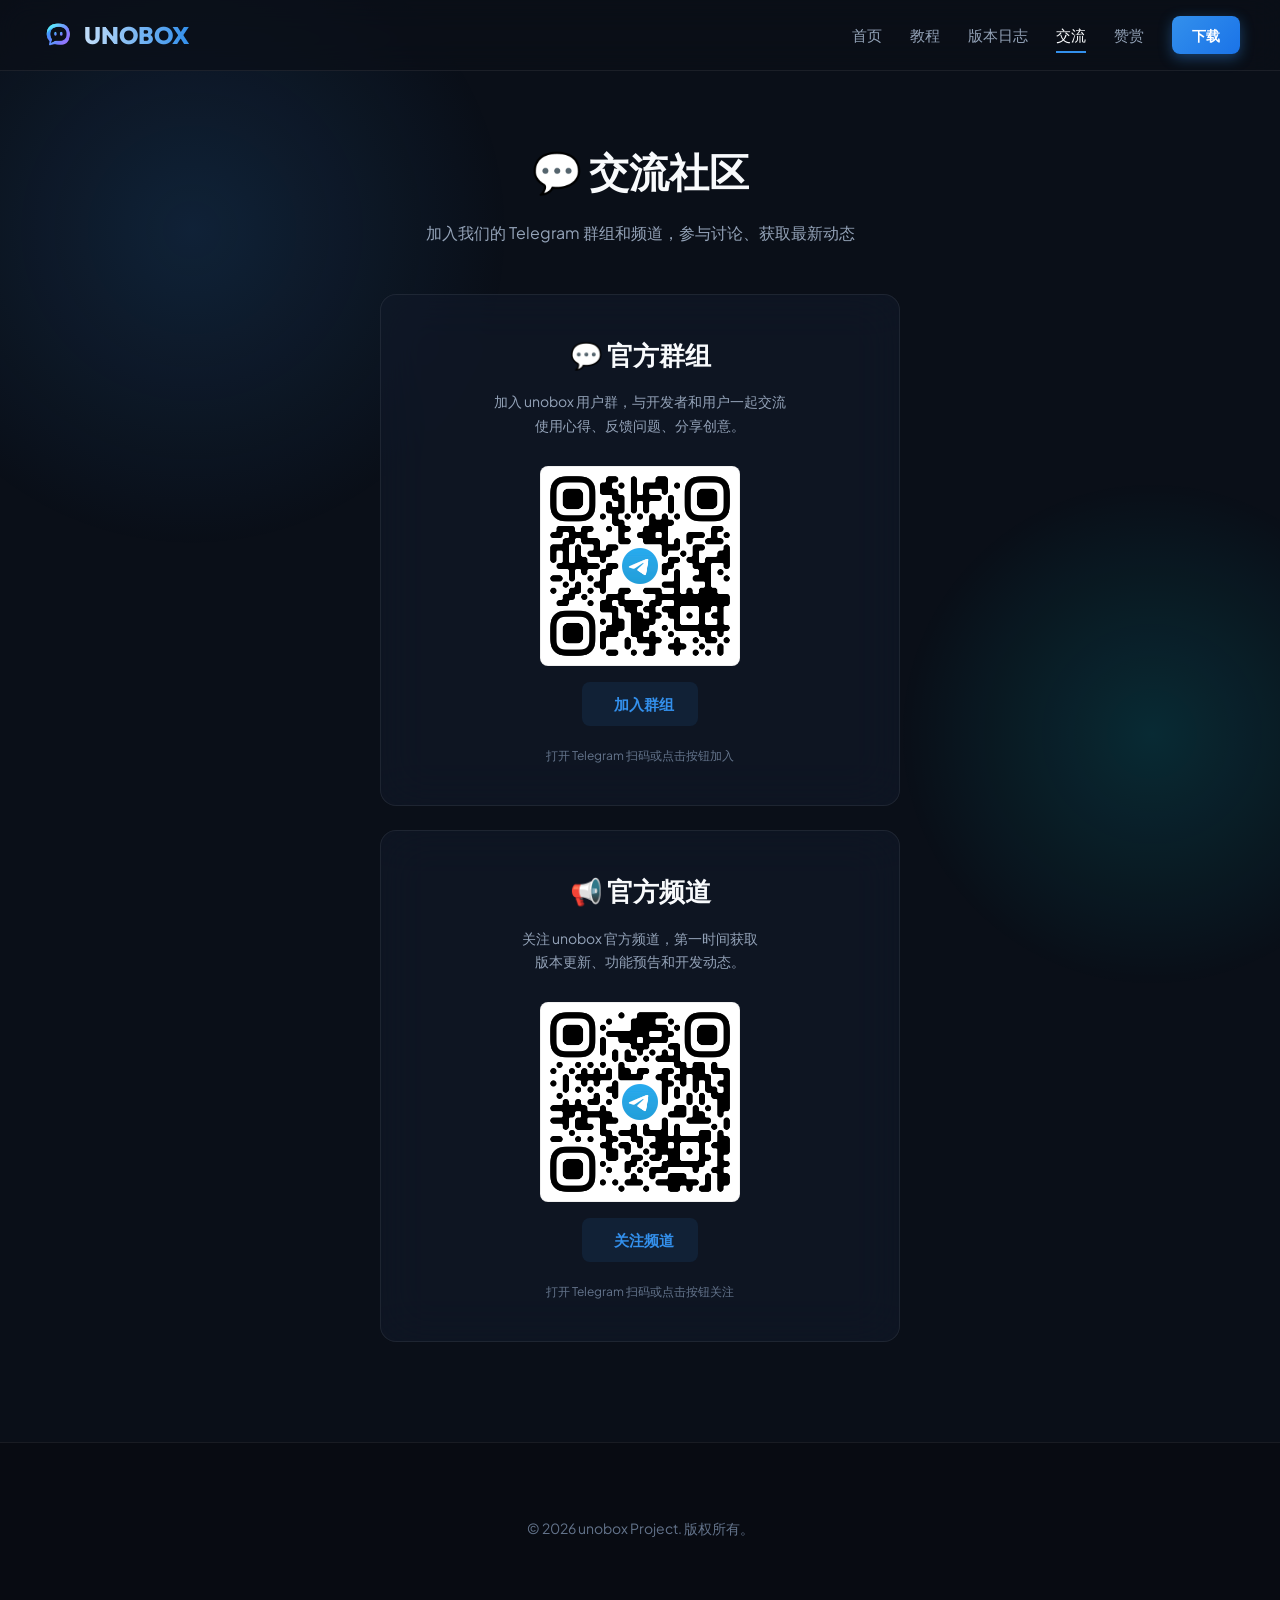
<file: community.html>
<!DOCTYPE html>
<html lang="zh-CN">

<head>
  <meta charset="UTF-8">
  <meta name="viewport" content="width=device-width, initial-scale=1.0">
  <title>交流社区 - unobox</title>
  <meta name="description" content="加入 unobox 官方群组和频道，获取最新动态、参与讨论。">
  <link rel="stylesheet" href="assets/style.css">
  <style>
    .community-card {
      background: var(--bg-surface);
      backdrop-filter: blur(24px);
      border: 1px solid var(--border-color);
      border-radius: var(--radius-lg);
      padding: 40px 32px;
      text-align: center;
      max-width: 520px;
      margin: 0 auto 24px auto;
    }

    .community-card h2 {
      font-family: var(--font-display);
      font-size: 26px;
      font-weight: 700;
      margin: 0 0 8px 0;
      color: var(--text-primary);
    }

    .community-card .subtitle {
      color: var(--text-secondary);
      font-size: 14px;
      margin-bottom: 28px;
      line-height: 1.7;
    }

    .qrcode-box {
      width: 200px;
      height: 200px;
      margin: 0 auto 16px auto;
      background: #fff;
      border-radius: var(--radius-sm);
      display: flex;
      align-items: center;
      justify-content: center;
      border: 1px solid rgba(0, 0, 0, 0.06);
      overflow: hidden;
    }

    .qrcode-box img {
      width: 100%;
      height: 100%;
      object-fit: contain;
    }

    .community-link {
      display: inline-flex;
      align-items: center;
      gap: 8px;
      padding: 10px 24px;
      border-radius: var(--radius-sm);
      background: rgba(51, 144, 236, 0.1);
      color: #3390ec;
      font-size: 15px;
      font-weight: 600;
      text-decoration: none;
      transition: all 0.2s ease;
      margin-bottom: 8px;
    }

    .community-link:hover {
      background: rgba(51, 144, 236, 0.18);
      transform: translateY(-1px);
    }

    .community-link i {
      font-size: 18px;
    }

    .community-hint {
      font-size: 12px;
      color: var(--text-muted);
      margin-top: 12px;
    }
  </style>
</head>

<body>
  <div class="bg-glow-1"></div>
  <div class="bg-glow-2"></div>

  <nav class="navbar">
    <a href="index.html" class="navbar-brand"><img src="icon/icon.png" alt="" class="navbar-icon"><span>UNOBOX</span></a>
    <div class="nav-links">
      <a href="index.html" class="nav-link">首页</a>
      <a href="usage.html" class="nav-link">教程</a>
      <a href="changelog.html" class="nav-link">版本日志</a>
      <a href="community.html" class="nav-link active">交流</a>
      <a href="donate.html" class="nav-link">赞赏</a>
      <a href="https://github.com/samjoeyang/unobox-release/releases/download/v0.1.0/unobox-Setup-0.1.0.exe"
        class="btn-nav-download">下载</a>
    </div>
  </nav>

  <main class="container-narrow">
    <div style="text-align: center; margin-bottom: 48px;">
      <h1 style="font-family: var(--font-display); font-size: 40px; font-weight: 800; margin: 0 0 10px 0;">💬 交流社区</h1>
      <p style="color: var(--text-secondary); font-size: 16px;">加入我们的 Telegram 群组和频道，参与讨论、获取最新动态</p>
    </div>

    <!-- 官方群组 -->
    <div class="community-card">
      <h2>💬 官方群组</h2>
      <p class="subtitle">
        加入 unobox 用户群，与开发者和用户一起交流<br>
        使用心得、反馈问题、分享创意。
      </p>
      <div class="qrcode-box">
        <img src="assets/telegram_group_unobox_qr.jpeg" alt="Telegram 官方群组二维码">
      </div>
      <a href="https://t.me/+3KH9Cn8-yIQ1ZDI1" target="_blank" class="community-link">
        <i class="fa-brands fa-telegram"></i> 加入群组
      </a>
      <div class="community-hint">打开 Telegram 扫码或点击按钮加入</div>
    </div>

    <!-- 官方频道 -->
    <div class="community-card">
      <h2>📢 官方频道</h2>
      <p class="subtitle">
        关注 unobox 官方频道，第一时间获取<br>
        版本更新、功能预告和开发动态。
      </p>
      <div class="qrcode-box">
        <img src="assets/telegram_channel_unobox_qr.jpeg" alt="Telegram 官方频道二维码">
      </div>
      <a href="https://t.me/+KN45JemRvb5kMmNl" target="_blank" class="community-link">
        <i class="fa-brands fa-telegram"></i> 关注频道
      </a>
      <div class="community-hint">打开 Telegram 扫码或点击按钮关注</div>
    </div>
  </main>

  <footer class="footer" style="margin-top: 80px;">
    <p>© 2026 unobox Project. 版权所有。</p>
  </footer>
  <!-- Google tag (gtag.js) -->
  <script async src="https://www.googletagmanager.com/gtag/js?id=G-DKH8M8LSNW"></script>
  <script>
    window.dataLayer = window.dataLayer || [];
    function gtag() { dataLayer.push(arguments); }
    gtag('js', new Date());
    gtag('config', 'G-DKH8M8LSNW');
  </script>
</body>

</html>
</file>
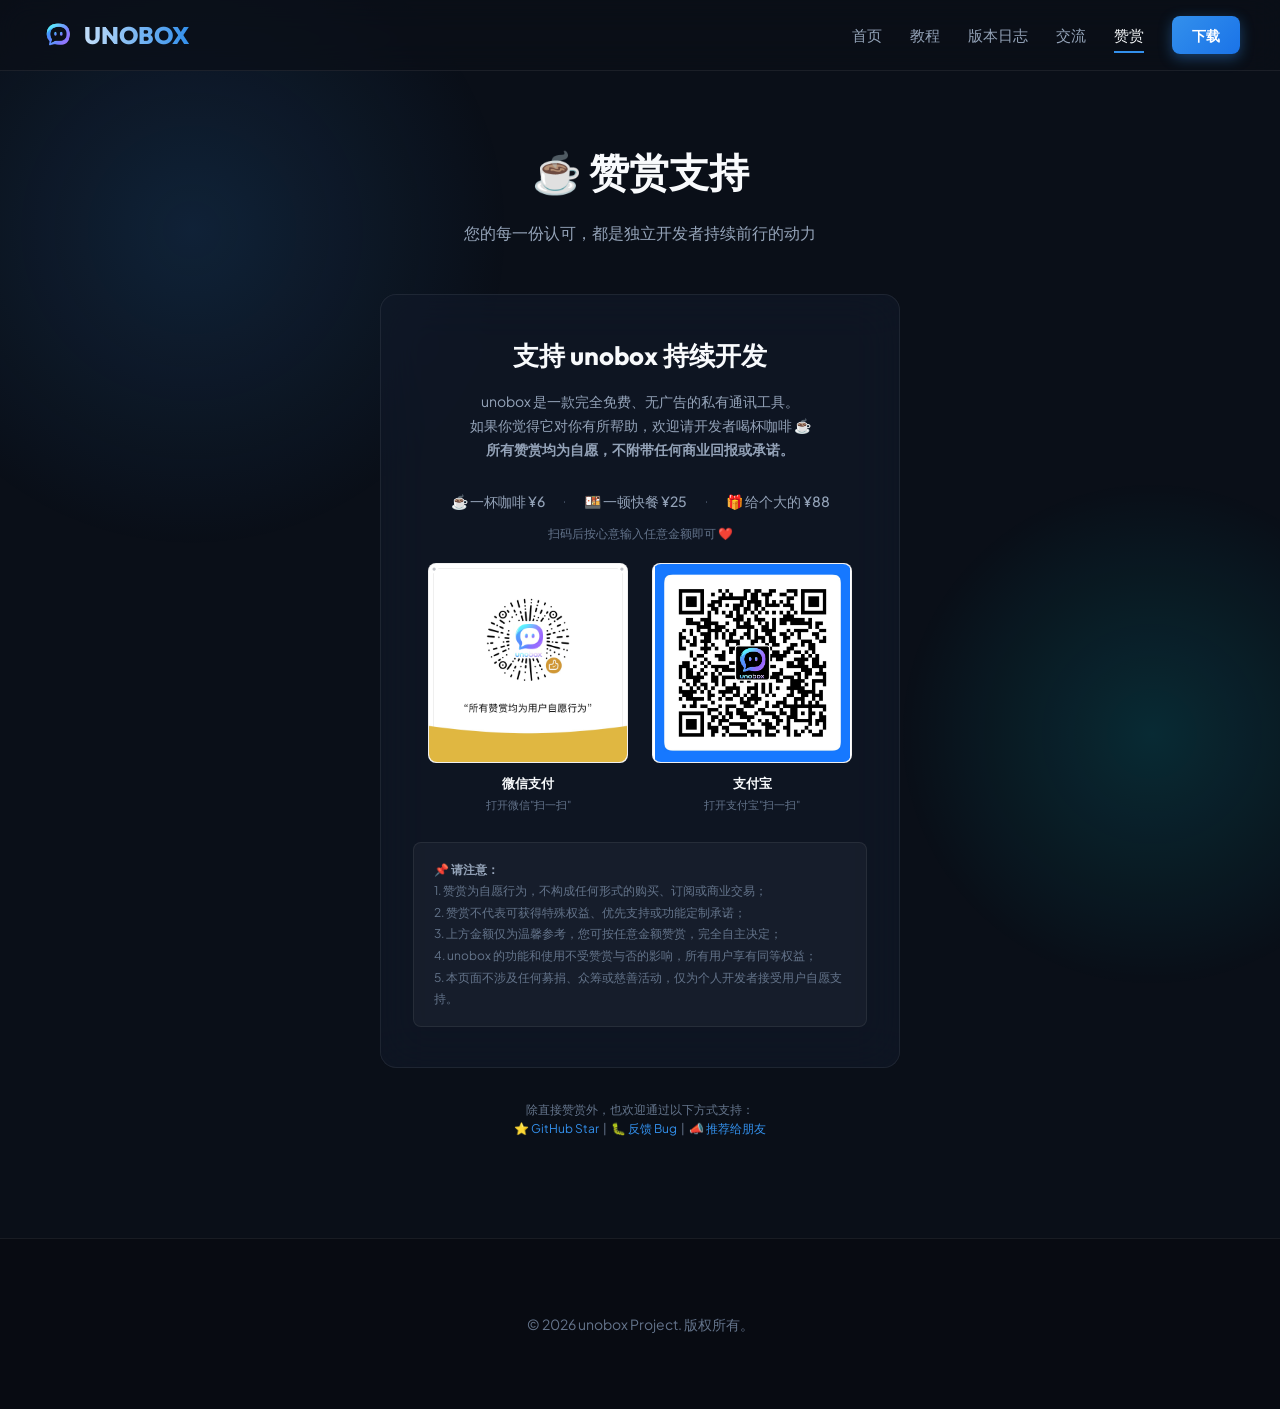
<file: donate.html>
<!DOCTYPE html>
<html lang="zh-CN">

<head>
  <meta charset="UTF-8">
  <meta name="viewport" content="width=device-width, initial-scale=1.0">
  <title>赞赏支持 - unobox</title>
  <meta name="description" content="支持 unobox 独立开发者持续维护与更新。您的每一份赞赏都是动力。">
  <link rel="stylesheet" href="assets/style.css">
  <style>
    .donate-card {
      background: var(--bg-surface);
      backdrop-filter: blur(24px);
      border: 1px solid var(--border-color);
      border-radius: var(--radius-lg);
      padding: 40px 32px;
      text-align: center;
      max-width: 520px;
      margin: 0 auto;
    }

    .donate-card h2 {
      font-family: var(--font-display);
      font-size: 26px;
      font-weight: 700;
      margin: 0 0 8px 0;
      color: var(--text-primary);
    }

    .donate-card .subtitle {
      color: var(--text-secondary);
      font-size: 14px;
      margin-bottom: 28px;
      line-height: 1.7;
    }

    .qrcode-section {
      display: flex;
      gap: 24px;
      justify-content: center;
      flex-wrap: wrap;
      margin-bottom: 24px;
    }

    .qrcode-item {
      flex: 1;
      min-width: 160px;
      max-width: 200px;
    }

    .qrcode-box {
      width: 100%;
      aspect-ratio: 1;
      background: #fff;
      border-radius: var(--radius-sm);
      display: flex;
      align-items: center;
      justify-content: center;
      margin-bottom: 10px;
      color: #333;
      font-size: 13px;
      font-weight: 600;
      border: 1px solid rgba(0, 0, 0, 0.06);
    }

    .qrcode-box img {
      width: 100%;
      height: 100%;
      object-fit: contain;
      border-radius: var(--radius-sm);
    }

    .qrcode-label {
      font-size: 13px;
      font-weight: 600;
      color: var(--text-primary);
      margin-bottom: 2px;
    }

    .qrcode-hint {
      font-size: 11px;
      color: var(--text-muted);
    }

    .amount-hint-row {
      display: flex;
      align-items: center;
      justify-content: center;
      gap: 18px;
      margin-bottom: 24px;
      flex-wrap: wrap;
    }

    .amount-hint-item {
      font-size: 14px;
      color: var(--text-secondary);
      font-weight: 500;
      white-space: nowrap;
    }

    .donate-notice {
      margin-top: 28px;
      padding: 16px 20px;
      background: rgba(255, 255, 255, 0.04);
      border-radius: var(--radius-sm);
      border: 1px solid var(--border-color);
      font-size: 12px;
      color: var(--text-muted);
      line-height: 1.8;
      text-align: left;
    }

    .donate-notice strong {
      color: var(--text-secondary);
    }

    .sponsor-note {
      margin-top: 32px;
      font-size: 12px;
      color: var(--text-muted);
      line-height: 1.6;
    }

    .sponsor-note a {
      color: var(--primary);
      text-decoration: none;
    }

    .sponsor-note a:hover {
      text-decoration: underline;
    }
  </style>
</head>

<body>
  <div class="bg-glow-1"></div>
  <div class="bg-glow-2"></div>

  <nav class="navbar">
    <a href="index.html" class="navbar-brand"><img src="icon/icon.png" alt="" class="navbar-icon"><span>UNOBOX</span></a>
    <div class="nav-links">
      <a href="index.html" class="nav-link">首页</a>
      <a href="usage.html" class="nav-link">教程</a>
      <a href="changelog.html" class="nav-link">版本日志</a>
      <a href="community.html" class="nav-link">交流</a>
      <a href="donate.html" class="nav-link active">赞赏</a>
      <a href="https://github.com/samjoeyang/unobox-release/releases/download/v0.1.0/unobox-Setup-0.1.0.exe"
        class="btn-nav-download">下载</a>
    </div>
  </nav>

  <main class="container-narrow">
    <div style="text-align: center; margin-bottom: 48px;">
      <h1 style="font-family: var(--font-display); font-size: 40px; font-weight: 800; margin: 0 0 10px 0;">☕ 赞赏支持</h1>
      <p style="color: var(--text-secondary); font-size: 16px;">您的每一份认可，都是独立开发者持续前行的动力</p>
    </div>

    <div class="donate-card">
      <h2>支持 unobox 持续开发</h2>
      <p class="subtitle">
        unobox 是一款完全免费、无广告的私有通讯工具。<br>
        如果你觉得它对你有所帮助，欢迎请开发者喝杯咖啡 ☕<br>
        <strong>所有赞赏均为自愿，不附带任何商业回报或承诺。</strong>
      </p>

      <div class="amount-hint-row">
        <span class="amount-hint-item">☕ 一杯咖啡 ¥6</span>
        <span style="color: var(--text-muted); font-size: 11px;">·</span>
        <span class="amount-hint-item">🍱 一顿快餐 ¥25</span>
        <span style="color: var(--text-muted); font-size: 11px;">·</span>
        <span class="amount-hint-item">🎁 给个大的 ¥88</span>
      </div>
      <p style="font-size: 12px; color: var(--text-muted); margin: -12px 0 20px 0;">扫码后按心意输入任意金额即可 ❤️</p>

      <div class="qrcode-section">
        <div class="qrcode-item">
          <div class="qrcode-box">
            <img src="assets/wepay.JPG" alt="微信赞赏码">
          </div>
          <div class="qrcode-label">微信支付</div>
          <div class="qrcode-hint">打开微信"扫一扫"</div>
        </div>
        <div class="qrcode-item">
          <div class="qrcode-box">
            <img src="assets/alipay.JPG" alt="支付宝收款码">
          </div>
          <div class="qrcode-label">支付宝</div>
          <div class="qrcode-hint">打开支付宝"扫一扫"</div>
        </div>
      </div>

      <div class="donate-notice">
        <strong>📌 请注意：</strong><br>
        1. 赞赏为自愿行为，不构成任何形式的购买、订阅或商业交易；<br>
        2. 赞赏不代表可获得特殊权益、优先支持或功能定制承诺；<br>
        3. 上方金额仅为温馨参考，您可按任意金额赞赏，完全自主决定；<br>
        4. unobox 的功能和使用不受赞赏与否的影响，所有用户享有同等权益；<br>
        5. 本页面不涉及任何募捐、众筹或慈善活动，仅为个人开发者接受用户自愿支持。
      </div>
    </div>

    <div class="sponsor-note" style="text-align: center;">
      除直接赞赏外，也欢迎通过以下方式支持：<br>
      ⭐ <a href="https://github.com/samjoeyang/unobox-release" target="_blank">GitHub Star</a> &nbsp;|&nbsp;
      🐛 <a href="https://github.com/samjoeyang/unobox-release/issues" target="_blank">反馈 Bug</a> &nbsp;|&nbsp;
      📣 <a href="https://github.com/samjoeyang/unobox-release" target="_blank">推荐给朋友</a>
    </div>
  </main>

  <footer class="footer" style="margin-top: 80px;">
    <p>© 2026 unobox Project. 版权所有。</p>
  </footer>
  <!-- Google tag (gtag.js) -->
  <script async src="https://www.googletagmanager.com/gtag/js?id=G-DKH8M8LSNW"></script>
  <script>
    window.dataLayer = window.dataLayer || [];
    function gtag() { dataLayer.push(arguments); }
    gtag('js', new Date());

    gtag('config', 'G-DKH8M8LSNW');
  </script>
</body>

</html>
</file>
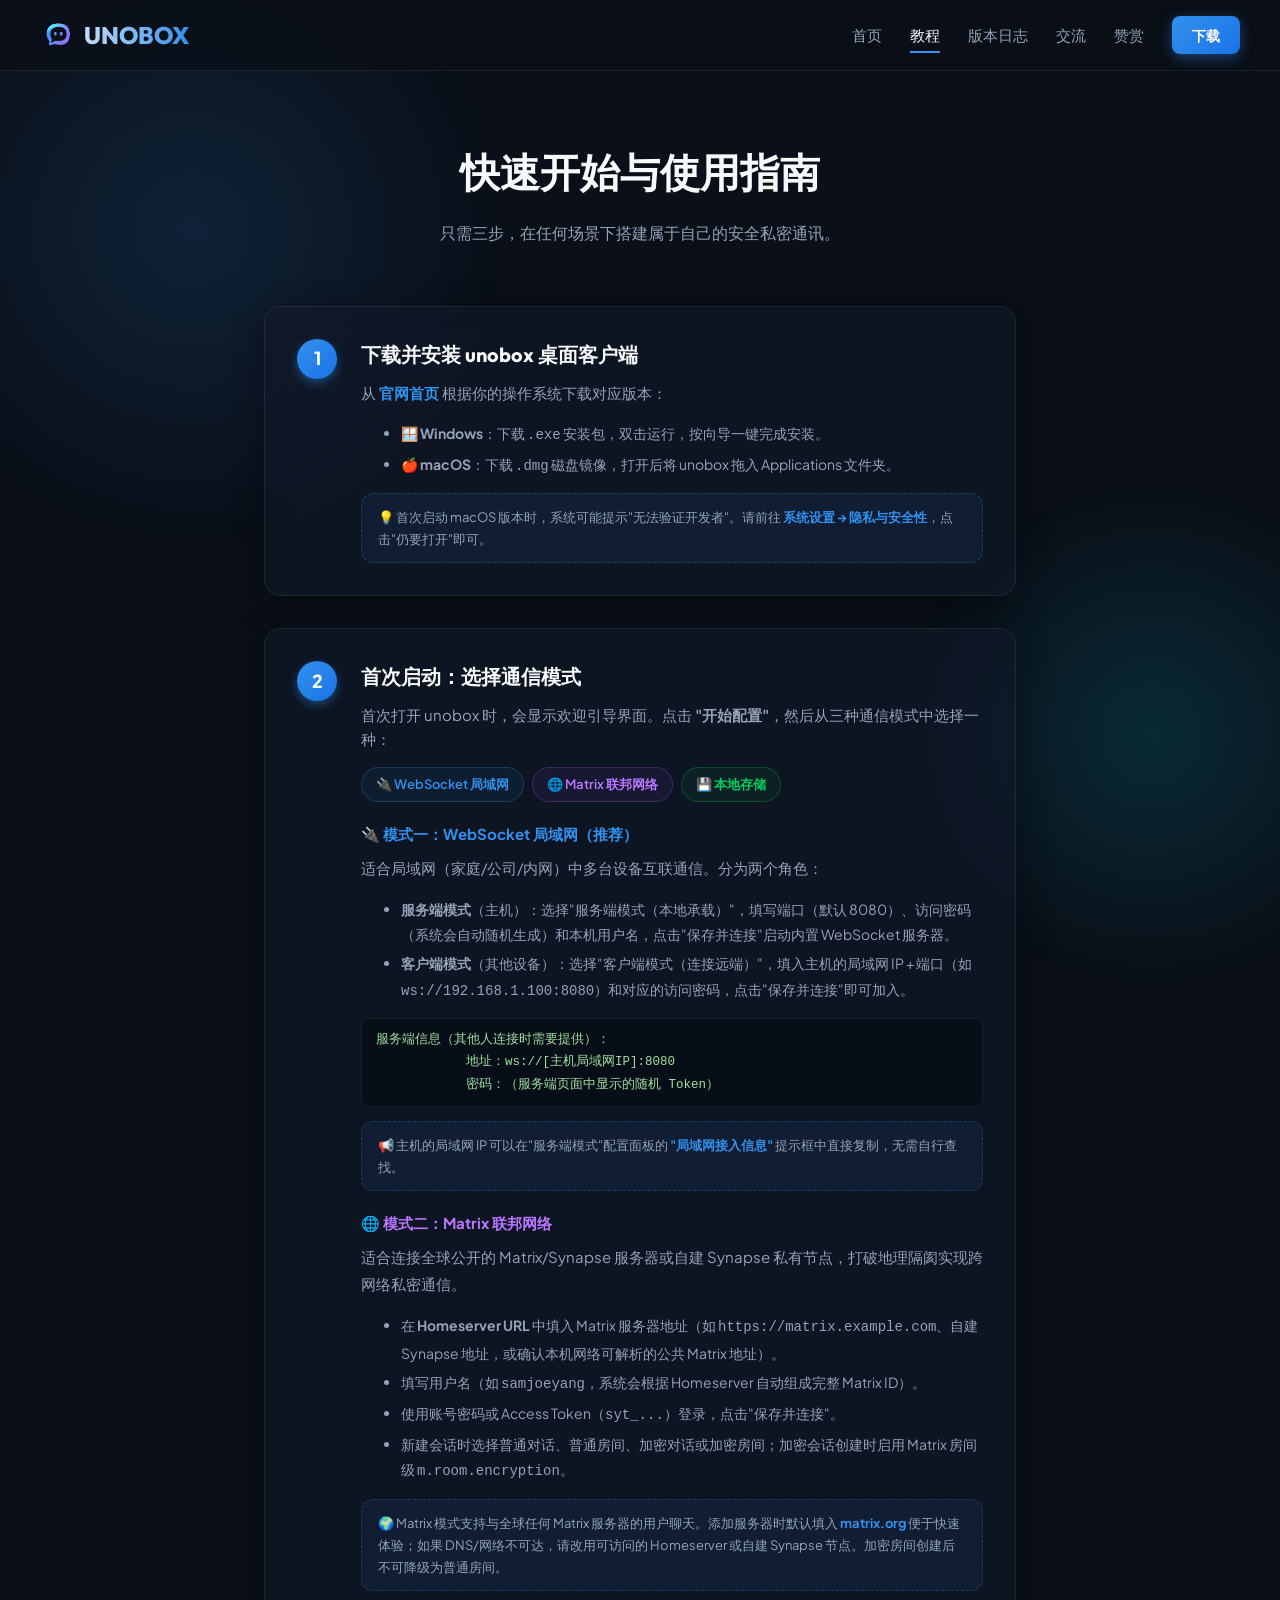
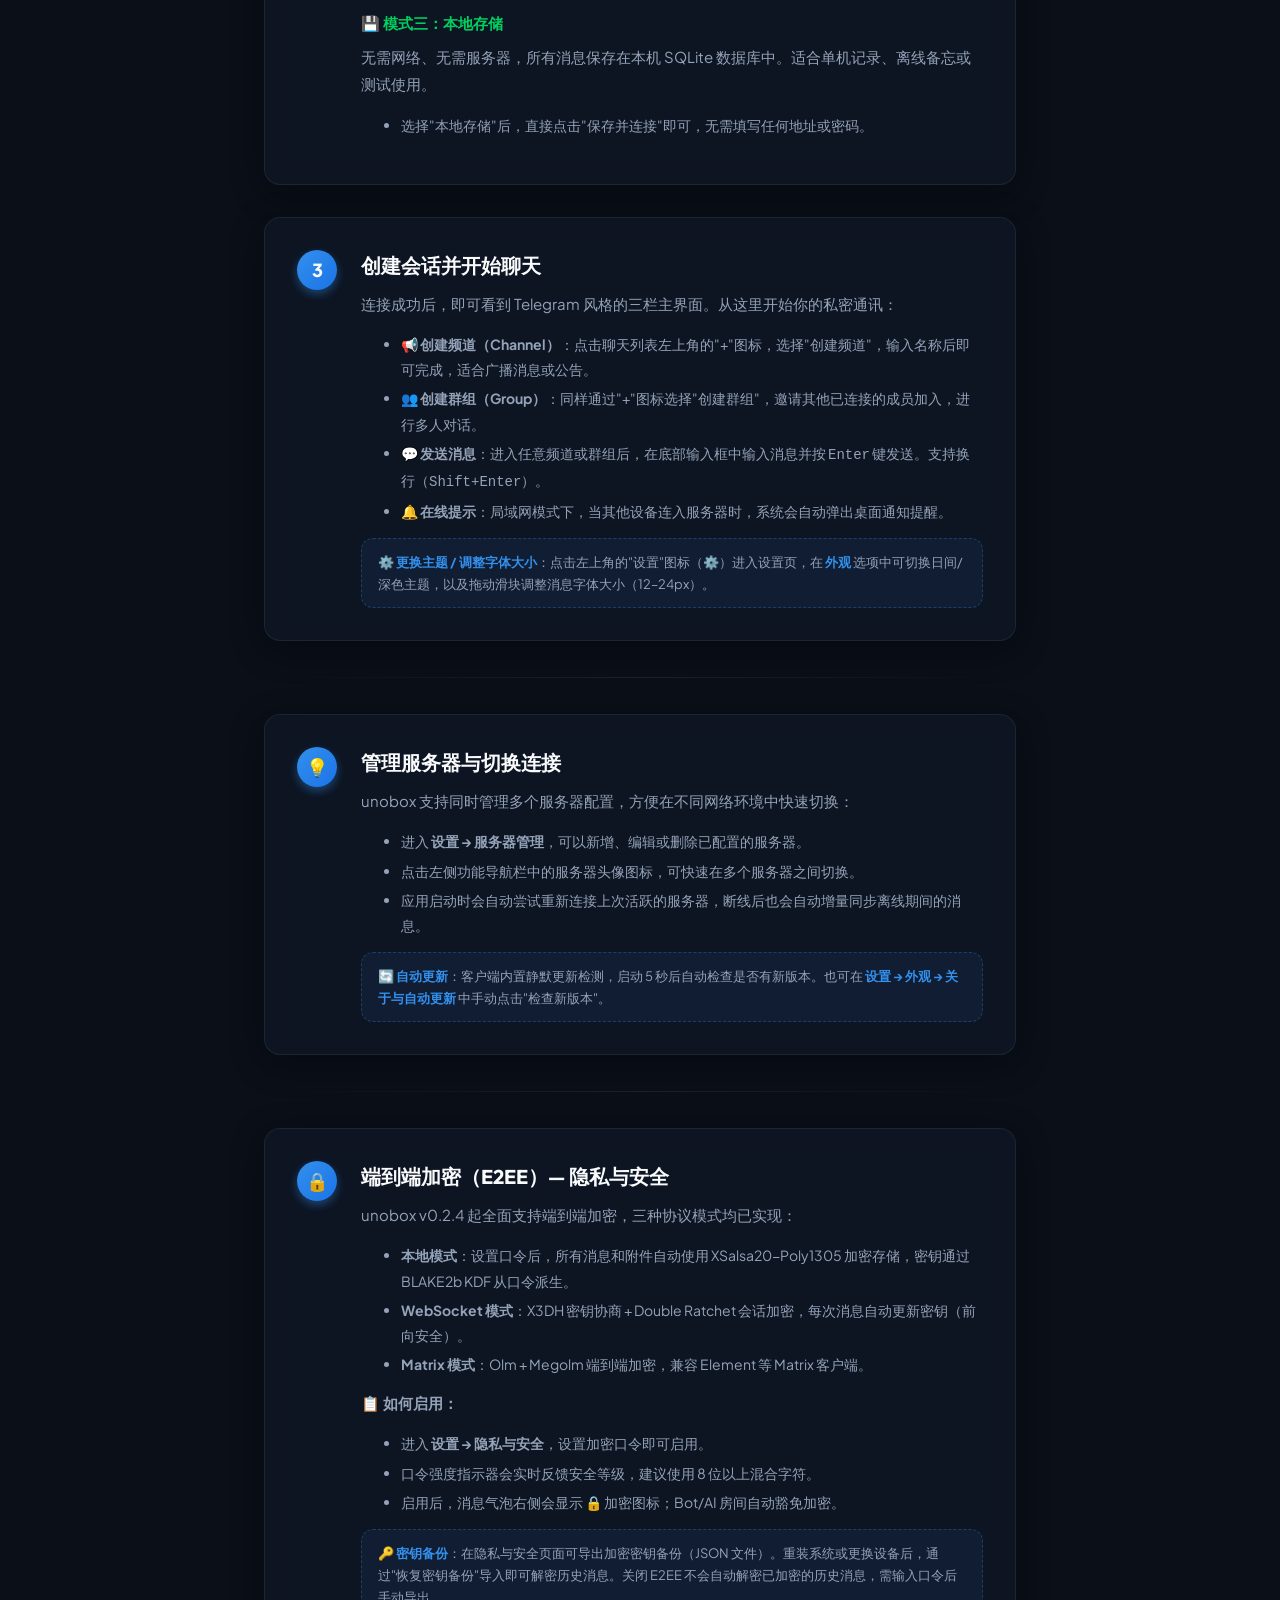
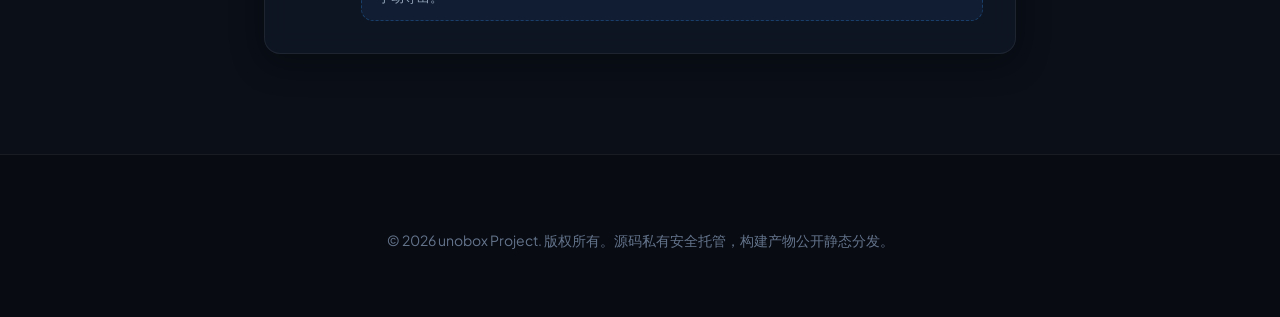
<file: usage.html>
<!DOCTYPE html>
<html lang="zh-CN">

<head>
  <meta charset="UTF-8">
  <meta name="viewport" content="width=device-width, initial-scale=1.0">
  <title>使用教程 - unobox 私有通讯系统</title>
  <meta name="description" content="unobox 快速开始指南：三步学会配置局域网 WebSocket 服务、Matrix 联邦网络或本地存储，开始私密聊天。">
  <link rel="stylesheet" href="assets/style.css">
  <style>
    .mode-tabs {
      display: flex;
      gap: 8px;
      margin-bottom: 20px;
      flex-wrap: wrap;
    }

    .mode-tab {
      display: inline-flex;
      align-items: center;
      gap: 6px;
      padding: 6px 14px;
      border-radius: 20px;
      font-size: 13px;
      font-weight: 600;
      background: rgba(255, 255, 255, 0.05);
      border: 1px solid rgba(255, 255, 255, 0.1);
      color: var(--text-secondary);
      cursor: default;
    }

    .mode-tab.ws {
      border-color: #3390ec44;
      color: #3390ec;
      background: #3390ec11;
    }

    .mode-tab.matrix {
      border-color: #aa55ff44;
      color: #bb77ff;
      background: #aa55ff11;
    }

    .mode-tab.local {
      border-color: #00c85044;
      color: #00d060;
      background: #00c85011;
    }

    .tip-box {
      padding: 12px 16px;
      background: rgba(51, 144, 236, 0.08);
      border: 1px dashed rgba(51, 144, 236, 0.3);
      border-radius: var(--radius-md);
      font-size: 13px;
      color: var(--text-secondary);
      line-height: 1.7;
      margin-top: 14px;
    }

    .tip-box strong {
      color: var(--primary);
    }

    .terminal-box {
      margin-top: 10px;
      padding: 10px 14px;
      background: rgba(0, 0, 0, 0.3);
      border-radius: var(--radius-sm);
      font-family: 'Courier New', Courier, monospace;
      font-size: 12.5px;
      color: #a0e0a0;
      line-height: 1.8;
      border: 1px solid rgba(255, 255, 255, 0.07);
      white-space: pre-wrap;
      word-break: break-all;
    }

    .step-sub {
      margin-top: 10px;
      font-size: 14px;
      color: var(--text-secondary);
      line-height: 1.8;
    }

    .step-sub li {
      margin-bottom: 4px;
    }

    .section-divider {
      border: none;
      height: 1px;
      background: linear-gradient(90deg, transparent, rgba(255, 255, 255, 0.08), transparent);
      margin: 36px 0;
    }

    @media (max-width: 600px) {
      .mode-tabs {
        gap: 6px;
      }

      .mode-tab {
        padding: 5px 10px;
        font-size: 12px;
      }
    }
  </style>
</head>

<body>
  <!-- 发光粒子装饰 -->
  <div class="bg-glow-1"></div>
  <div class="bg-glow-2"></div>

  <!-- 导航栏 -->
  <nav class="navbar">
    <a href="index.html" class="navbar-brand">
      <img src="icon/icon.png" alt="" class="navbar-icon"><span>UNOBOX</span>
    </a>
    <div class="nav-links">
      <a href="index.html" class="nav-link">首页</a>
      <a href="usage.html" class="nav-link active">教程</a>
      <a href="changelog.html" class="nav-link">版本日志</a>
      <a href="community.html" class="nav-link">交流</a>
      <a href="donate.html" class="nav-link">赞赏</a>
      <a href="#" class="btn-nav-download" id="nav-download-btn">下载</a>
    </div>
  </nav>

  <!-- 教程主内容区 -->
  <main class="container-narrow">
    <div style="text-align: center; margin-bottom: 60px;">
      <h1 style="font-family: var(--font-display); font-size: 40px; font-weight: 800; margin: 0 0 10px 0;">快速开始与使用指南
      </h1>
      <p style="color: var(--text-secondary); font-size: 16px;">只需三步，在任何场景下搭建属于自己的安全私密通讯。</p>
    </div>

    <!-- 步骤一：下载与安装 -->
    <div class="glass-card step-card">
      <div class="step-num">1</div>
      <div class="step-content">
        <h3>下载并安装 unobox 桌面客户端</h3>
        <p>从 <a href="index.html" style="color: var(--primary); text-decoration: none; font-weight: 600;">官网首页</a>
          根据你的操作系统下载对应版本：</p>
        <ul class="step-sub">
          <li>🪟 <strong>Windows</strong>：下载 <code>.exe</code> 安装包，双击运行，按向导一键完成安装。</li>
          <li>🍎 <strong>macOS</strong>：下载 <code>.dmg</code> 磁盘镜像，打开后将 unobox 拖入 Applications 文件夹。</li>
        </ul>
        <div class="tip-box">
          💡 首次启动 macOS 版本时，系统可能提示"无法验证开发者"。请前往 <strong>系统设置 → 隐私与安全性</strong>，点击"仍要打开"即可。
        </div>
      </div>
    </div>

    <!-- 步骤二：首次启动与选择通信模式 -->
    <div class="glass-card step-card">
      <div class="step-num">2</div>
      <div class="step-content">
        <h3>首次启动：选择通信模式</h3>
        <p>首次打开 unobox 时，会显示欢迎引导界面。点击 <strong>"开始配置"</strong>，然后从三种通信模式中选择一种：</p>

        <div class="mode-tabs" style="margin-top: 16px;">
          <span class="mode-tab ws">🔌 WebSocket 局域网</span>
          <span class="mode-tab matrix">🌐 Matrix 联邦网络</span>
          <span class="mode-tab local">💾 本地存储</span>
        </div>

        <!-- WebSocket 模式说明 -->
        <div style="margin-bottom: 20px;">
          <div style="font-weight: 700; font-size: 15px; margin-bottom: 8px; color: #3390ec;">🔌 模式一：WebSocket 局域网（推荐）
          </div>
          <p class="step-sub" style="margin-top: 0;">适合局域网（家庭/公司/内网）中多台设备互联通信。分为两个角色：</p>
          <ul class="step-sub">
            <li><strong>服务端模式</strong>（主机）：选择"服务端模式（本地承载）"，填写端口（默认 8080）、访问密码（系统会自动随机生成）和本机用户名，点击"保存并连接"启动内置 WebSocket
              服务器。</li>
            <li><strong>客户端模式</strong>（其他设备）：选择"客户端模式（连接远端）"，填入主机的局域网 IP + 端口（如
              <code>ws://192.168.1.100:8080</code>）和对应的访问密码，点击"保存并连接"即可加入。</li>
          </ul>
          <div class="terminal-box">服务端信息（其他人连接时需要提供）：
            地址：ws://[主机局域网IP]:8080
            密码：（服务端页面中显示的随机 Token）</div>
          <div class="tip-box">
            📢 主机的局域网 IP 可以在"服务端模式"配置面板的 <strong>"局域网接入信息"</strong> 提示框中直接复制，无需自行查找。
          </div>
        </div>

        <!-- Matrix 模式说明 -->
        <div style="margin-bottom: 20px;">
          <div style="font-weight: 700; font-size: 15px; margin-bottom: 8px; color: #bb77ff;">🌐 模式二：Matrix 联邦网络</div>
          <p class="step-sub" style="margin-top: 0;">适合连接全球公开的 Matrix/Synapse 服务器或自建 Synapse 私有节点，打破地理隔阂实现跨网络私密通信。</p>
          <ul class="step-sub">
            <li>在 <strong>Homeserver URL</strong> 中填入 Matrix 服务器地址（如 <code>https://matrix.example.com</code>、自建 Synapse 地址，或确认本机网络可解析的公共 Matrix 地址）。</li>
            <li>填写用户名（如 <code>samjoeyang</code>，系统会根据 Homeserver 自动组成完整 Matrix ID）。</li>
            <li>使用账号密码或 Access Token（<code>syt_...</code>）登录，点击"保存并连接"。</li>
            <li>新建会话时选择普通对话、普通房间、加密对话或加密房间；加密会话创建时启用 Matrix 房间级 <code>m.room.encryption</code>。</li>
          </ul>
          <div class="tip-box">
            🌍 Matrix 模式支持与全球任何 Matrix 服务器的用户聊天。添加服务器时默认填入 <strong>matrix.org</strong> 便于快速体验；如果 DNS/网络不可达，请改用可访问的 Homeserver 或自建 Synapse 节点。加密房间创建后不可降级为普通房间。
          </div>
        </div>

        <!-- 本地存储模式 -->
        <div>
          <div style="font-weight: 700; font-size: 15px; margin-bottom: 8px; color: #00d060;">💾 模式三：本地存储</div>
          <p class="step-sub" style="margin-top: 0;">无需网络、无需服务器，所有消息保存在本机 SQLite 数据库中。适合单机记录、离线备忘或测试使用。</p>
          <ul class="step-sub">
            <li>选择"本地存储"后，直接点击"保存并连接"即可，无需填写任何地址或密码。</li>
          </ul>
        </div>
      </div>
    </div>

    <!-- 步骤三：开始聊天 -->
    <div class="glass-card step-card">
      <div class="step-num">3</div>
      <div class="step-content">
        <h3>创建会话并开始聊天</h3>
        <p>连接成功后，即可看到 Telegram 风格的三栏主界面。从这里开始你的私密通讯：</p>
        <ul class="step-sub">
          <li>📢 <strong>创建频道（Channel）</strong>：点击聊天列表左上角的"+"图标，选择"创建频道"，输入名称后即可完成，适合广播消息或公告。</li>
          <li>👥 <strong>创建群组（Group）</strong>：同样通过"+"图标选择"创建群组"，邀请其他已连接的成员加入，进行多人对话。</li>
          <li>💬 <strong>发送消息</strong>：进入任意频道或群组后，在底部输入框中输入消息并按 <kbd>Enter</kbd> 键发送。支持换行（<kbd>Shift+Enter</kbd>）。</li>
          <li>🔔 <strong>在线提示</strong>：局域网模式下，当其他设备连入服务器时，系统会自动弹出桌面通知提醒。</li>
        </ul>
        <div class="tip-box">
          ⚙️ <strong>更换主题 / 调整字体大小</strong>：点击左上角的"设置"图标（⚙️）进入设置页，在 <strong>外观</strong>
          选项中可切换日间/深色主题，以及拖动滑块调整消息字体大小（12–24px）。
        </div>
      </div>
    </div>

    <hr class="section-divider">

    <!-- 补充说明 -->
    <div class="glass-card step-card">
      <div class="step-num" style="font-size: 18px;">💡</div>
      <div class="step-content">
        <h3>管理服务器与切换连接</h3>
        <p>unobox 支持同时管理多个服务器配置，方便在不同网络环境中快速切换：</p>
        <ul class="step-sub">
          <li>进入 <strong>设置 → 服务器管理</strong>，可以新增、编辑或删除已配置的服务器。</li>
          <li>点击左侧功能导航栏中的服务器头像图标，可快速在多个服务器之间切换。</li>
          <li>应用启动时会自动尝试重新连接上次活跃的服务器，断线后也会自动增量同步离线期间的消息。</li>
        </ul>
        <div class="tip-box">
          🔄 <strong>自动更新</strong>：客户端内置静默更新检测，启动 5 秒后自动检查是否有新版本。也可在 <strong>设置 → 外观 → 关于与自动更新</strong> 中手动点击"检查新版本"。
        </div>
      </div>
    </div>

    <hr class="section-divider">

    <!-- 端到端加密 -->
    <div class="glass-card step-card">
      <div class="step-num" style="font-size: 18px;">🔒</div>
      <div class="step-content">
        <h3>端到端加密（E2EE）— 隐私与安全</h3>
        <p>unobox v0.2.4 起全面支持端到端加密，三种协议模式均已实现：</p>
        <ul class="step-sub">
          <li><strong>本地模式</strong>：设置口令后，所有消息和附件自动使用 XSalsa20-Poly1305 加密存储，密钥通过 BLAKE2b KDF 从口令派生。</li>
          <li><strong>WebSocket 模式</strong>：X3DH 密钥协商 + Double Ratchet 会话加密，每次消息自动更新密钥（前向安全）。</li>
          <li><strong>Matrix 模式</strong>：Olm + Megolm 端到端加密，兼容 Element 等 Matrix 客户端。</li>
        </ul>
        <p style="margin-top: 12px;">📋 <strong>如何启用：</strong></p>
        <ul class="step-sub">
          <li>进入 <strong>设置 → 隐私与安全</strong>，设置加密口令即可启用。</li>
          <li>口令强度指示器会实时反馈安全等级，建议使用 8 位以上混合字符。</li>
          <li>启用后，消息气泡右侧会显示 🔒 加密图标；Bot/AI 房间自动豁免加密。</li>
        </ul>
        <div class="tip-box">
          🔑 <strong>密钥备份</strong>：在隐私与安全页面可导出加密密钥备份（JSON 文件）。重装系统或更换设备后，通过"恢复密钥备份"导入即可解密历史消息。关闭 E2EE 不会自动解密已加密的历史消息，需输入口令后手动导出。
        </div>
      </div>
    </div>

  </main>

  <!-- 底部 -->
  <footer class="footer">
    <p>© 2026 unobox Project. 版权所有。源码私有安全托管，构建产物公开静态分发。</p>
  </footer>

  <script>
    // 自动根据平台与最新 latest.yml 动态替换导航栏下载链接
    let currentVersion = '0.2.6';

    function getOS() {
      if (navigator.userAgentData && navigator.userAgentData.platform) {
        const platform = navigator.userAgentData.platform.toLowerCase();
        if (platform.includes('mac')) return 'mac';
        if (platform.includes('linux')) return 'linux';
        if (platform.includes('win')) return 'win';
      }

      const ua = navigator.userAgent.toLowerCase();
      if (ua.indexOf('macintosh') >= 0 || ua.indexOf('mac os') >= 0) return 'mac';
      if (ua.indexOf('linux') >= 0 && ua.indexOf('android') === -1) return 'linux';
      return 'win'; // 默认 Windows
    }

    const detectedOS = getOS();

    function updateNavDownload(version) {
      let downloadUrl = `https://github.com/samjoeyang/unobox-release/releases/download/v${version}/unobox-Setup-${version}.exe`;
      if (detectedOS === 'mac') {
        downloadUrl = `https://github.com/samjoeyang/unobox-release/releases/download/v${version}/unobox-${version}-arm64.dmg`;
      } else if (detectedOS === 'linux') {
        downloadUrl = `https://github.com/samjoeyang/unobox-release/releases/download/v${version}/unobox-${version}.AppImage`;
      }
      const navBtn = document.getElementById('nav-download-btn');
      if (navBtn) navBtn.setAttribute('href', downloadUrl);
    }

    fetch('latest.yml')
      .then(res => res.text())
      .then(yml => {
        const match = yml.match(/version:\s*([0-9.]+)/);
        if (match && match[1]) {
          currentVersion = match[1];
        }
        updateNavDownload(currentVersion);
      })
      .catch(e => {
        console.log('读取 latest.yml 失败');
        updateNavDownload(currentVersion);
      });
  </script>
  <!-- Google tag (gtag.js) -->
  <script async src="https://www.googletagmanager.com/gtag/js?id=G-DKH8M8LSNW"></script>
  <script>
    window.dataLayer = window.dataLayer || [];
    function gtag() { dataLayer.push(arguments); }
    gtag('js', new Date());

    gtag('config', 'G-DKH8M8LSNW');
  </script>
</body>

</html>
</file>
<file: assets/style.css>
/* ─── unobox Premium Design System — 静态官网公共样式 ─── */

@import url('https://fonts.googleapis.com/css2?family=Outfit:wght@300;400;500;600;700;800&family=Plus+Jakarta+Sans:wght@300;400;500;600;700&display=swap');

:root {
  --font-display: 'Outfit', sans-serif;
  --font-body: 'Plus Jakarta Sans', sans-serif;

  /* HSL 调色系统 */
  --bg-base: #0a0f18;
  --bg-surface: rgba(18, 26, 42, 0.6);
  --bg-surface-hover: rgba(26, 38, 60, 0.8);
  --border-color: rgba(255, 255, 255, 0.07);
  --border-glow: rgba(51, 144, 236, 0.2);

  /* 经典 Telegram 蓝渐变 */
  --primary: #3390ec;
  --primary-glow: rgba(51, 144, 236, 0.4);
  --primary-gradient: linear-gradient(135deg, #3390ec 0%, #1a73e8 100%);
  --accent-gradient: linear-gradient(135deg, #00f2fe 0%, #4facfe 100%);

  /* 文字 */
  --text-primary: #f8fafc;
  --text-secondary: #94a3b8;
  --text-muted: #64748b;

  --shadow-premium: 0 8px 32px 0 rgba(0, 0, 0, 0.37);
  --radius-lg: 16px;
  --radius-md: 12px;
  --radius-sm: 8px;

  --transition-smooth: all 0.4s cubic-bezier(0.16, 1, 0.3, 1);
}

/* 全局重置 */
*, *::before, *::after {
  box-sizing: border-box;
}

body {
  margin: 0;
  padding: 0;
  background-color: var(--bg-base);
  color: var(--text-primary);
  font-family: var(--font-body);
  -webkit-font-smoothing: antialiased;
  overflow-x: hidden;
  line-height: 1.6;
}

/* 背景酷炫流光粒子发光效果 */
.bg-glow-1 {
  position: fixed;
  top: -10%;
  left: -10%;
  width: 50vw;
  height: 50vw;
  background: radial-gradient(circle, rgba(51, 144, 236, 0.15) 0%, transparent 70%);
  z-index: -1;
  pointer-events: none;
  animation: float-glow 20s infinite alternate;
}

.bg-glow-2 {
  position: fixed;
  bottom: -10%;
  right: -10%;
  width: 40vw;
  height: 40vw;
  background: radial-gradient(circle, rgba(0, 242, 254, 0.12) 0%, transparent 70%);
  z-index: -1;
  pointer-events: none;
  animation: float-glow 25s infinite alternate-reverse;
}

@keyframes float-glow {
  0% { transform: translate(0, 0) scale(1); }
  100% { transform: translate(10%, 8%) scale(1.2); }
}

/* 导航栏 (Glassmorphism) */
.navbar {
  position: fixed;
  top: 0;
  left: 0;
  width: 100%;
  padding: 16px 40px;
  background: rgba(10, 15, 24, 0.7);
  backdrop-filter: blur(16px);
  -webkit-backdrop-filter: blur(16px);
  border-bottom: 1px solid var(--border-color);
  display: flex;
  justify-content: space-between;
  align-items: center;
  z-index: 1000;
  transition: var(--transition-smooth);
}

.navbar-brand {
  font-family: var(--font-display);
  font-size: 24px;
  font-weight: 800;
  background: linear-gradient(90deg, #fff, var(--primary));
  -webkit-background-clip: text;
  -webkit-text-fill-color: transparent;
  display: flex;
  align-items: center;
  gap: 8px;
  text-decoration: none;
}

.navbar-icon {
  width: 36px;
  height: 36px;
  border-radius: 6px;
  flex-shrink: 0;
  -webkit-text-fill-color: initial;
}

.nav-links {
  display: flex;
  gap: 28px;
  align-items: center;
}

.nav-link {
  color: var(--text-secondary);
  text-decoration: none;
  font-weight: 500;
  font-size: 15px;
  transition: var(--transition-smooth);
  position: relative;
}

.nav-link:hover, .nav-link.active {
  color: var(--text-primary);
}

.nav-link::after {
  content: '';
  position: absolute;
  bottom: -6px;
  left: 0;
  width: 0;
  height: 2px;
  background-color: var(--primary);
  transition: var(--transition-smooth);
}

.nav-link:hover::after, .nav-link.active::after {
  width: 100%;
}

/* Premium 按钮 */
.btn-nav-download {
  background: var(--primary-gradient);
  color: #fff;
  padding: 8px 20px;
  border-radius: var(--radius-sm);
  text-decoration: none;
  font-weight: 600;
  font-size: 14px;
  box-shadow: 0 4px 14px var(--primary-glow);
  transition: var(--transition-smooth);
}

.btn-nav-download:hover {
  transform: translateY(-2px);
  box-shadow: 0 6px 20px rgba(51, 144, 236, 0.6);
}

/* Hero Section */
.hero {
  padding: 160px 40px 100px;
  max-width: 1200px;
  margin: 0 auto;
  text-align: center;
  display: flex;
  flex-direction: column;
  align-items: center;
}

.badge-version {
  background: rgba(51, 144, 236, 0.1);
  border: 1px solid var(--primary-glow);
  color: var(--primary);
  padding: 6px 16px;
  border-radius: var(--radius-full);
  font-size: 13px;
  font-weight: 600;
  letter-spacing: 0.5px;
  margin-bottom: 24px;
  animation: pulse-border 2s infinite;
}

@keyframes pulse-border {
  0%, 100% { box-shadow: 0 0 0 0 rgba(51, 144, 236, 0.3); }
  50% { box-shadow: 0 0 0 8px rgba(51, 144, 236, 0); }
}

.hero h1 {
  font-family: var(--font-display);
  font-size: 64px;
  font-weight: 800;
  line-height: 1.15;
  margin: 0 0 20px 0;
  letter-spacing: -1.5px;
  background: linear-gradient(180deg, #ffffff 30%, var(--text-secondary) 100%);
  -webkit-background-clip: text;
  -webkit-text-fill-color: transparent;
}

.hero p {
  font-size: 20px;
  color: var(--text-secondary);
  max-width: 650px;
  margin: 0 0 40px 0;
  font-weight: 400;
}

/* 毛玻璃容器卡片 */
.glass-card {
  background: var(--bg-surface);
  backdrop-filter: blur(12px);
  -webkit-backdrop-filter: blur(12px);
  border: 1px solid var(--border-color);
  border-radius: var(--radius-lg);
  box-shadow: var(--shadow-premium);
  transition: var(--transition-smooth);
}

.glass-card:hover {
  border-color: var(--border-glow);
  box-shadow: 0 12px 40px rgba(51, 144, 236, 0.15);
}

/* 巨幅下载面板 */
.download-hero-card {
  padding: 40px;
  width: 100%;
  max-width: 700px;
  display: flex;
  flex-direction: column;
  gap: 24px;
  margin-bottom: 48px;
}

.download-title {
  font-size: 22px;
  font-weight: 700;
  margin: 0;
  font-family: var(--font-display);
}

.btn-primary-lg {
  background: var(--primary-gradient);
  color: #fff;
  padding: 16px 36px;
  border-radius: var(--radius-md);
  text-decoration: none;
  font-family: var(--font-display);
  font-weight: 700;
  font-size: 18px;
  display: inline-flex;
  align-items: center;
  justify-content: center;
  gap: 12px;
  box-shadow: 0 8px 24px var(--primary-glow);
  transition: var(--transition-smooth);
  border: none;
  cursor: pointer;
}

.btn-primary-lg:hover {
  transform: translateY(-3px) scale(1.02);
  box-shadow: 0 12px 32px rgba(51, 144, 236, 0.7);
}

.download-meta {
  font-size: 13px;
  color: var(--text-muted);
  display: flex;
  justify-content: center;
  gap: 20px;
}

.download-buttons {
  margin: 10px 0;
}

/* 全平台下载网格 */
.platform-grid {
  display: grid;
  grid-template-columns: repeat(3, 1fr);
  gap: 24px;
  width: 100%;
  max-width: 900px;
  margin: 0 auto 80px;
  padding: 0 20px;
}

/* 全平台下载卡片 */
.platform-card {
  padding: 32px 24px;
  display: flex;
  flex-direction: column;
  align-items: center;
  text-align: center;
  gap: 16px;
  background: var(--bg-surface);
  backdrop-filter: blur(12px);
  -webkit-backdrop-filter: blur(12px);
  border: 1px solid var(--border-color);
  border-radius: var(--radius-md);
  box-shadow: var(--shadow-premium);
  transition: var(--transition-smooth);
  position: relative;
  overflow: hidden;
}

.platform-card:hover {
  border-color: var(--border-glow);
  box-shadow: 0 12px 40px rgba(51, 144, 236, 0.12);
  transform: translateY(-4px);
}

/* 卡片内部的平台图标 */
.platform-card .platform-icon {
  width: 56px;
  height: 56px;
  display: flex;
  align-items: center;
  justify-content: center;
  border-radius: 50%;
  background: rgba(255, 255, 255, 0.03);
  border: 1px solid rgba(255, 255, 255, 0.05);
  color: var(--text-secondary);
  transition: var(--transition-smooth);
}

.platform-card:hover .platform-icon {
  transform: scale(1.1);
  color: var(--primary);
  background: rgba(51, 144, 236, 0.1);
  border-color: var(--primary-glow);
}

/* 卡片激活/高亮状态 */
.platform-card.active {
  border-color: var(--primary);
  background: rgba(51, 144, 236, 0.04);
  box-shadow: 0 0 24px rgba(51, 144, 236, 0.15), var(--shadow-premium);
}

.platform-card.active::before {
  content: '当前系统';
  position: absolute;
  top: 12px;
  right: -28px;
  background: var(--primary-gradient);
  color: #fff;
  font-size: 10px;
  font-weight: 700;
  padding: 2px 28px;
  transform: rotate(45deg);
  box-shadow: 0 2px 6px rgba(51, 144, 236, 0.3);
}

.platform-card.active .platform-icon {
  color: var(--primary);
  background: rgba(51, 144, 236, 0.15);
  border-color: var(--primary-glow);
}

.platform-title {
  font-family: var(--font-display);
  font-size: 18px;
  font-weight: 700;
  margin: 0;
  color: var(--text-primary);
  display: flex;
  align-items: center;
  gap: 6px;
}

.platform-version {
  font-size: 12px;
  color: var(--text-muted);
  margin-top: -8px;
}

/* 按钮组 */
.platform-download-buttons {
  display: flex;
  flex-direction: column;
  gap: 10px;
  width: 100%;
  margin-top: auto;
}

/* 精美小下载按钮 */
.btn-download-sm {
  width: 100%;
  padding: 10px 16px;
  font-size: 13px;
  font-weight: 600;
  border-radius: var(--radius-sm);
  text-decoration: none;
  display: inline-flex;
  align-items: center;
  justify-content: center;
  gap: 8px;
  transition: var(--transition-smooth);
}

.btn-download-sm svg {
  width: 16px;
  height: 16px;
  fill: currentColor;
}

/* 默认小按钮样式 */
.btn-download-sm.primary {
  background: rgba(255, 255, 255, 0.05);
  color: var(--text-primary);
  border: 1px solid rgba(255, 255, 255, 0.08);
}

.btn-download-sm.primary:hover {
  background: var(--primary-gradient);
  color: #fff;
  border-color: transparent;
  box-shadow: 0 4px 12px var(--primary-glow);
  transform: translateY(-1px);
}

.btn-download-sm.secondary {
  background: transparent;
  color: var(--text-secondary);
  border: 1px solid rgba(255, 255, 255, 0.04);
}

.btn-download-sm.secondary:hover {
  background: rgba(255, 255, 255, 0.04);
  color: var(--text-primary);
  border-color: rgba(255, 255, 255, 0.1);
  transform: translateY(-1px);
}

/* 卡片激活时的按钮高亮 */
.platform-card.active .btn-download-sm.primary {
  background: var(--primary-gradient);
  color: #fff;
  border-color: transparent;
  box-shadow: 0 4px 12px var(--primary-glow);
}

.platform-card.active .btn-download-sm.primary:hover {
  box-shadow: 0 6px 18px rgba(51, 144, 236, 0.6);
  transform: translateY(-2px);
}

/* 特性网格 */
.features-grid {
  display: grid;
  grid-template-columns: repeat(3, 1fr);
  gap: 24px;
  max-width: 1200px;
  width: 100%;
  padding: 0 40px 100px;
  margin: 0 auto;
}

.feature-item {
  padding: 32px;
  display: flex;
  flex-direction: column;
  gap: 16px;
  text-align: left;
}

.feature-icon {
  width: 48px;
  height: 48px;
  background: rgba(51, 144, 236, 0.1);
  border-radius: 12px;
  display: flex;
  align-items: center;
  justify-content: center;
  color: var(--primary);
  font-size: 24px;
}

.feature-item h3 {
  margin: 0;
  font-size: 20px;
  font-family: var(--font-display);
  font-weight: 700;
}

.feature-item p {
  margin: 0;
  font-size: 15px;
  color: var(--text-secondary);
  line-height: 1.6;
}

/* 教程页面样式 */
.container-narrow {
  max-width: 800px;
  margin: 140px auto 100px;
  padding: 0 24px;
}

.step-card {
  padding: 32px;
  margin-bottom: 32px;
  display: flex;
  gap: 24px;
  align-items: flex-start;
  text-align: left;
}

.step-num {
  width: 40px;
  height: 40px;
  border-radius: 50%;
  background: var(--primary-gradient);
  display: flex;
  align-items: center;
  justify-content: center;
  font-weight: 800;
  font-size: 18px;
  flex-shrink: 0;
  box-shadow: 0 4px 10px var(--primary-glow);
}

.step-content h3 {
  margin: 0 0 10px 0;
  font-size: 20px;
  font-family: var(--font-display);
  font-weight: 700;
}

.step-content p {
  margin: 0 0 16px 0;
  font-size: 15px;
  color: var(--text-secondary);
}

.terminal-box {
  background: #05070c;
  border: 1px solid var(--border-color);
  border-radius: var(--radius-sm);
  padding: 14px 20px;
  font-family: 'Courier New', Courier, monospace;
  color: #00f2fe;
  font-size: 14px;
  overflow-x: auto;
  user-select: all;
}

/* 版本日志页面样式 */
.changelog-timeline {
  display: flex;
  flex-direction: column;
  gap: 40px;
  position: relative;
  text-align: left;
  padding-left: 20px;
}

.changelog-timeline::before {
  content: '';
  position: absolute;
  top: 10px;
  left: 4px;
  bottom: 10px;
  width: 2px;
  background: var(--border-color);
}

.changelog-card {
  padding: 32px;
  position: relative;
}

.changelog-card::before {
  content: '';
  position: absolute;
  top: 38px;
  left: -21px;
  width: 12px;
  height: 12px;
  border-radius: 50%;
  background: var(--primary);
  border: 4px solid var(--bg-base);
  box-shadow: 0 0 0 4px var(--primary-glow);
}

.changelog-header {
  display: flex;
  justify-content: space-between;
  align-items: center;
  border-bottom: 1px solid var(--border-color);
  padding-bottom: 16px;
  margin-bottom: 20px;
}

.changelog-version {
  font-size: 22px;
  font-weight: 800;
  font-family: var(--font-display);
  color: var(--primary);
  margin: 0;
}

.changelog-date {
  font-size: 14px;
  color: var(--text-muted);
  font-weight: 500;
}

.changelog-body {
  font-size: 15px;
  color: var(--text-secondary);
}

.changelog-body ul {
  margin: 10px 0;
  padding-left: 20px;
}

.changelog-body li {
  margin-bottom: 8px;
}

.changelog-body h3 {
  font-size: 16px;
  color: var(--text-primary);
  margin: 20px 0 10px 0;
}

/* 底部声明 */
.footer {
  text-align: center;
  padding: 60px 40px;
  color: var(--text-muted);
  font-size: 14px;
  border-top: 1px solid var(--border-color);
  background: rgba(5, 7, 12, 0.4);
}

/* 移动端适配 */
@media (max-width: 1024px) {
  .features-grid {
    grid-template-columns: repeat(2, 1fr);
  }
}

@media (max-width: 900px) {
  .navbar {
    padding: 16px 20px;
  }
  .hero h1 {
    font-size: 42px;
  }
  .platform-grid {
    grid-template-columns: 1fr;
    max-width: 450px;
    margin: 0 auto 60px;
  }
}

@media (max-width: 680px) {
  .features-grid {
    grid-template-columns: 1fr;
    padding: 0 20px 80px;
  }
  
  .container-narrow {
    margin-top: 100px;
    padding: 0 16px;
  }
}

@media (max-width: 600px) {
  .navbar {
    padding: 12px 16px;
  }
  
  .navbar-brand {
    font-size: 18px;
  }
  
  .nav-links {
    gap: 12px;
  }
  
  .nav-link {
    font-size: 13px;
  }
  
  .btn-nav-download {
    padding: 4px 10px;
    font-size: 12px;
    box-shadow: none;
    border: 1px solid var(--primary-glow);
    background: transparent;
    color: var(--primary);
  }
  
  .btn-nav-download:hover {
    background: var(--primary);
    color: #fff;
    transform: none;
  }
  
  .hero {
    padding: 120px 20px 60px;
  }
  
  .hero p {
    font-size: 16px;
    margin-bottom: 24px;
  }
  
  .download-hero-card {
    padding: 24px 16px;
    margin-bottom: 40px;
  }
  
  .btn-primary-lg {
    padding: 12px 24px;
    font-size: 16px;
    width: 100%;
  }
  
  .download-meta {
    gap: 10px;
    flex-wrap: wrap;
  }
  
  .step-card {
    flex-direction: column;
    align-items: center;
    text-align: center;
    gap: 16px;
    padding: 20px;
  }
}

@media (max-width: 480px) {
  .hero h1 {
    font-size: 32px;
  }
  
  .changelog-header {
    flex-direction: column;
    align-items: flex-start;
    gap: 6px;
  }
}

@media (max-width: 380px) {
  .navbar .btn-nav-download {
    display: none;
  }
}
</file>
